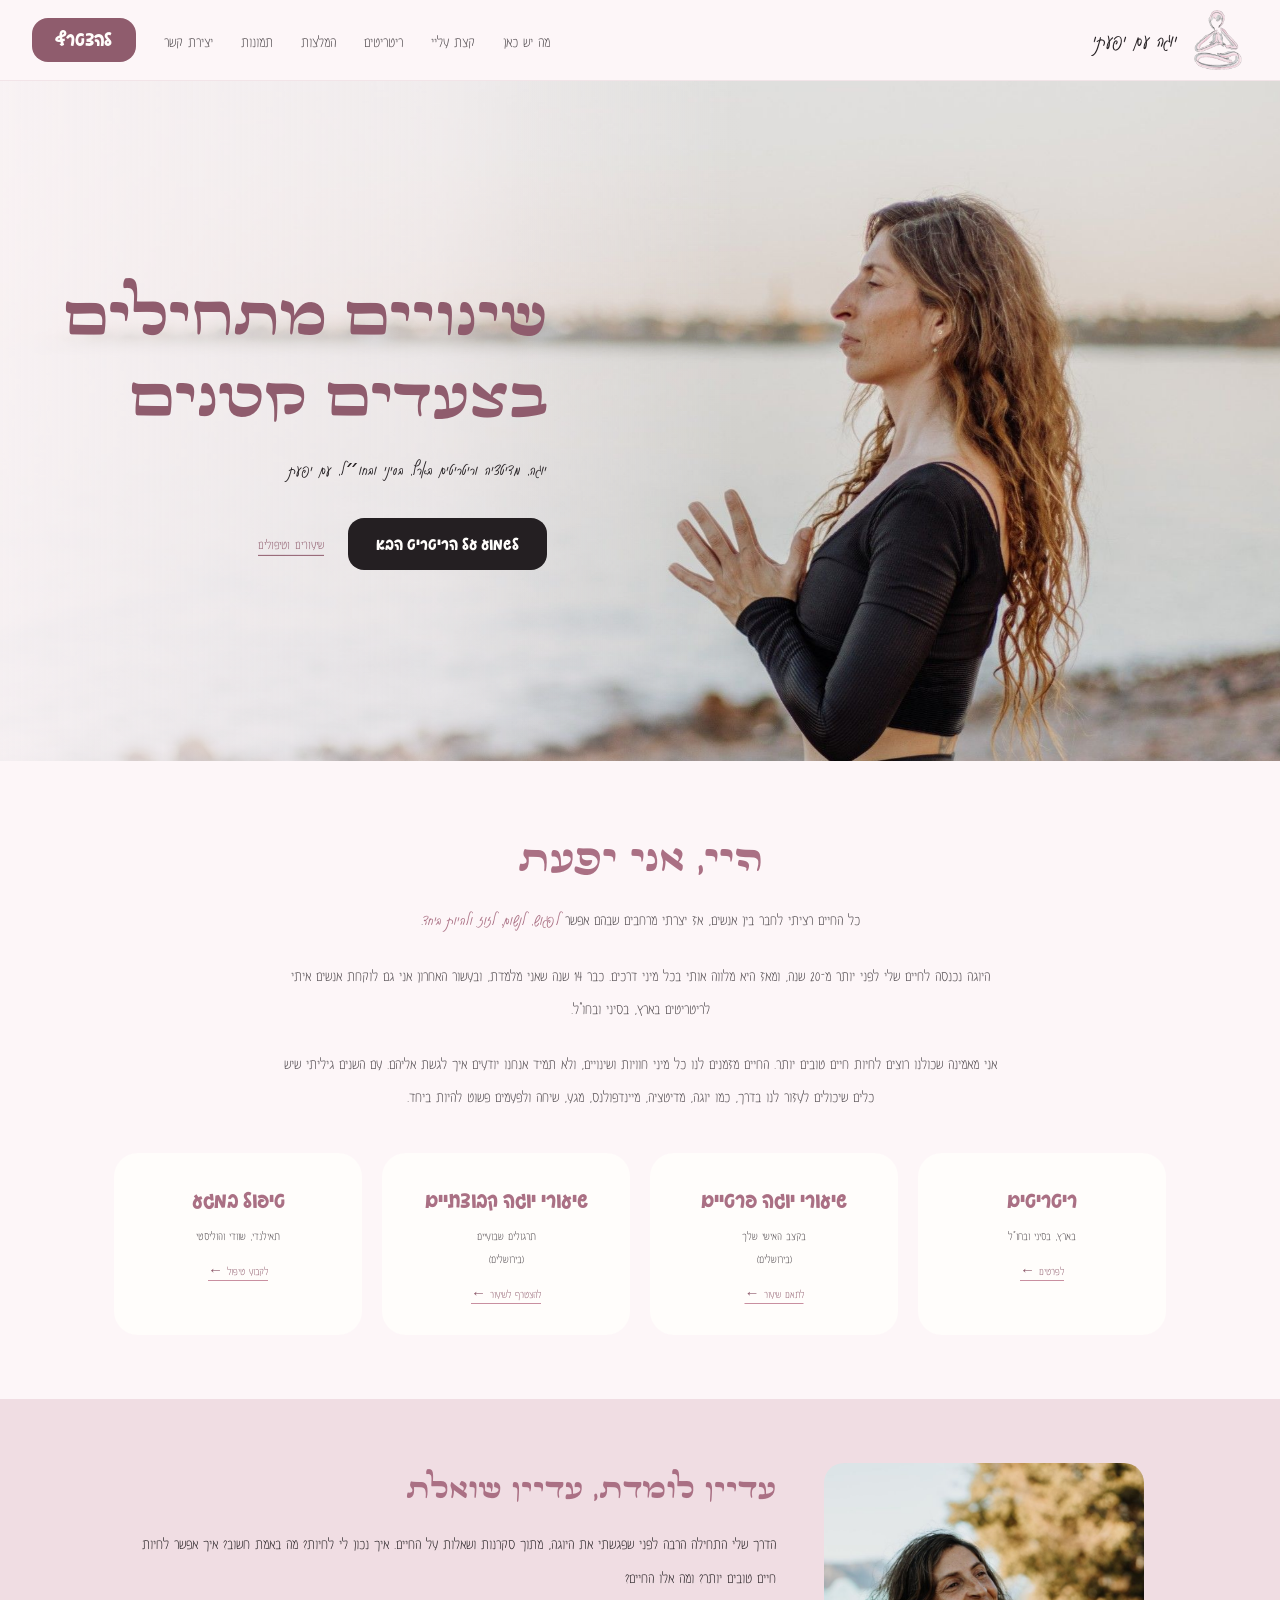
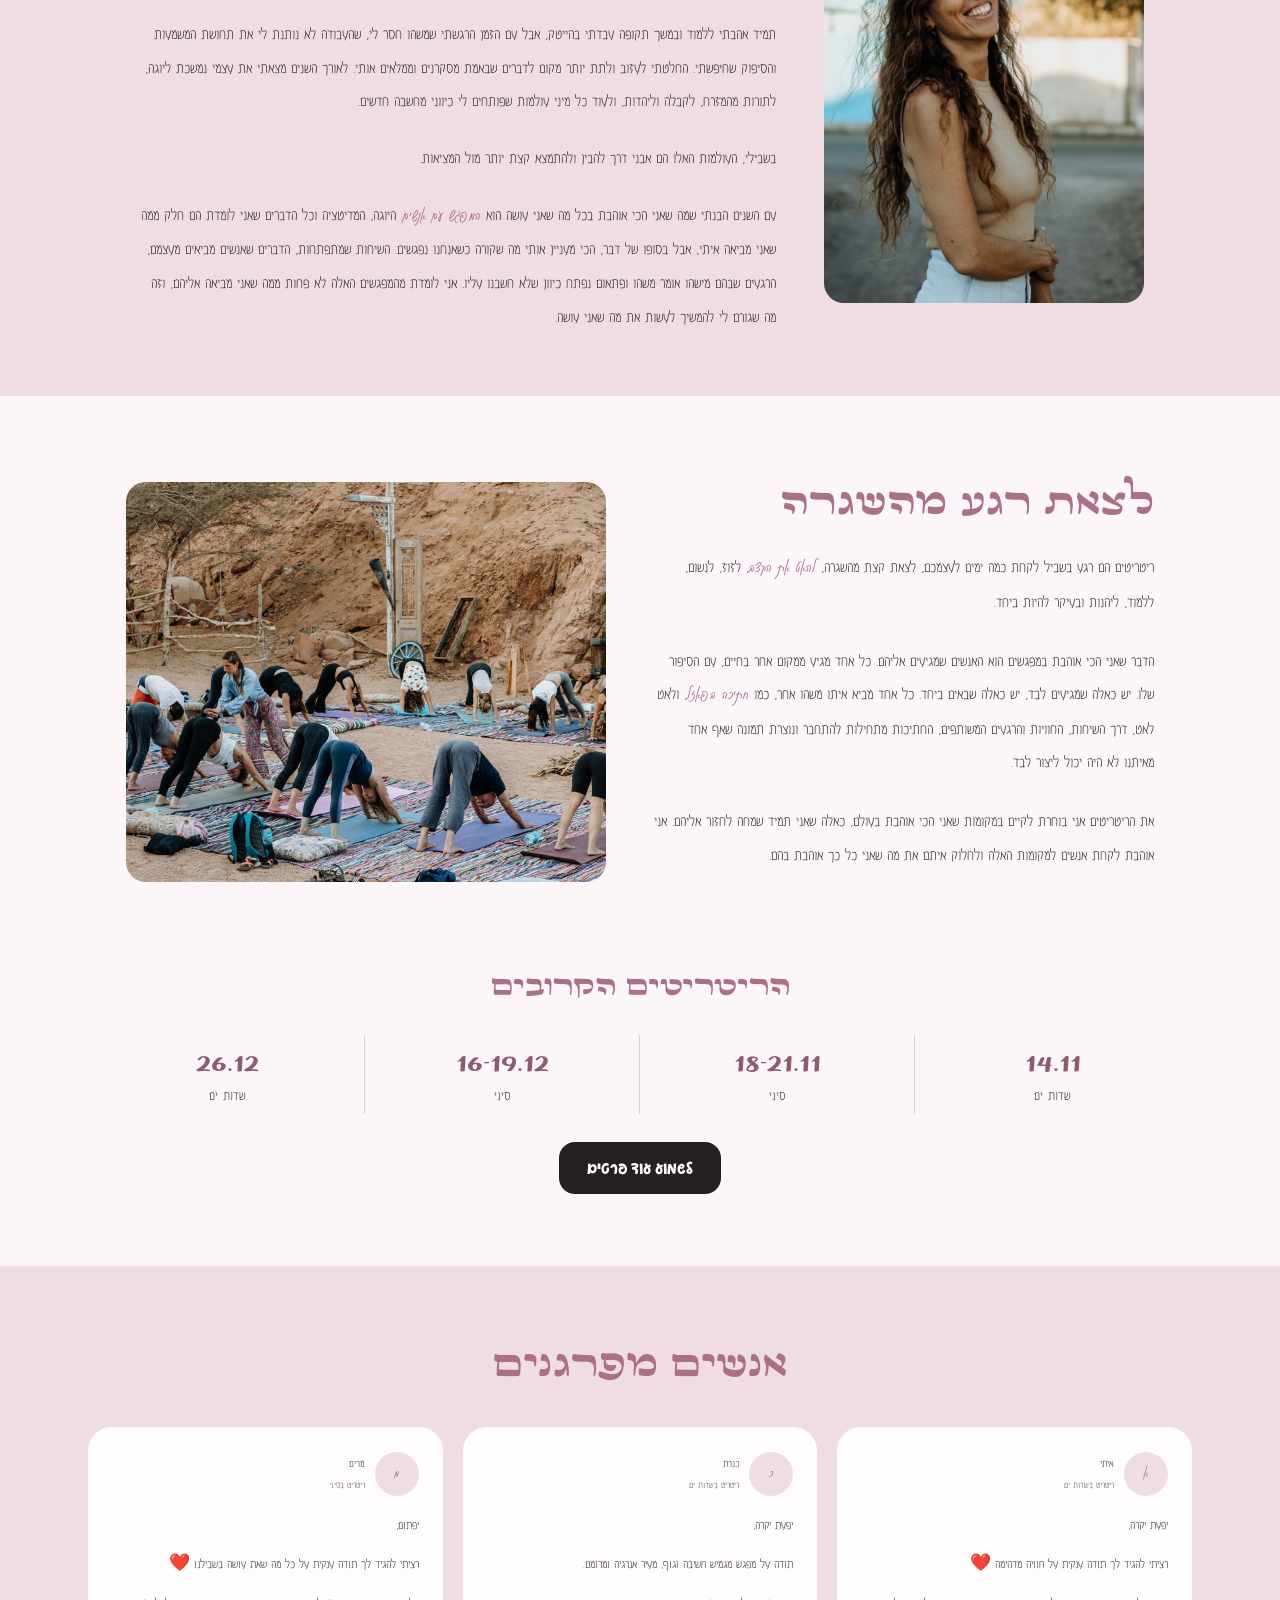
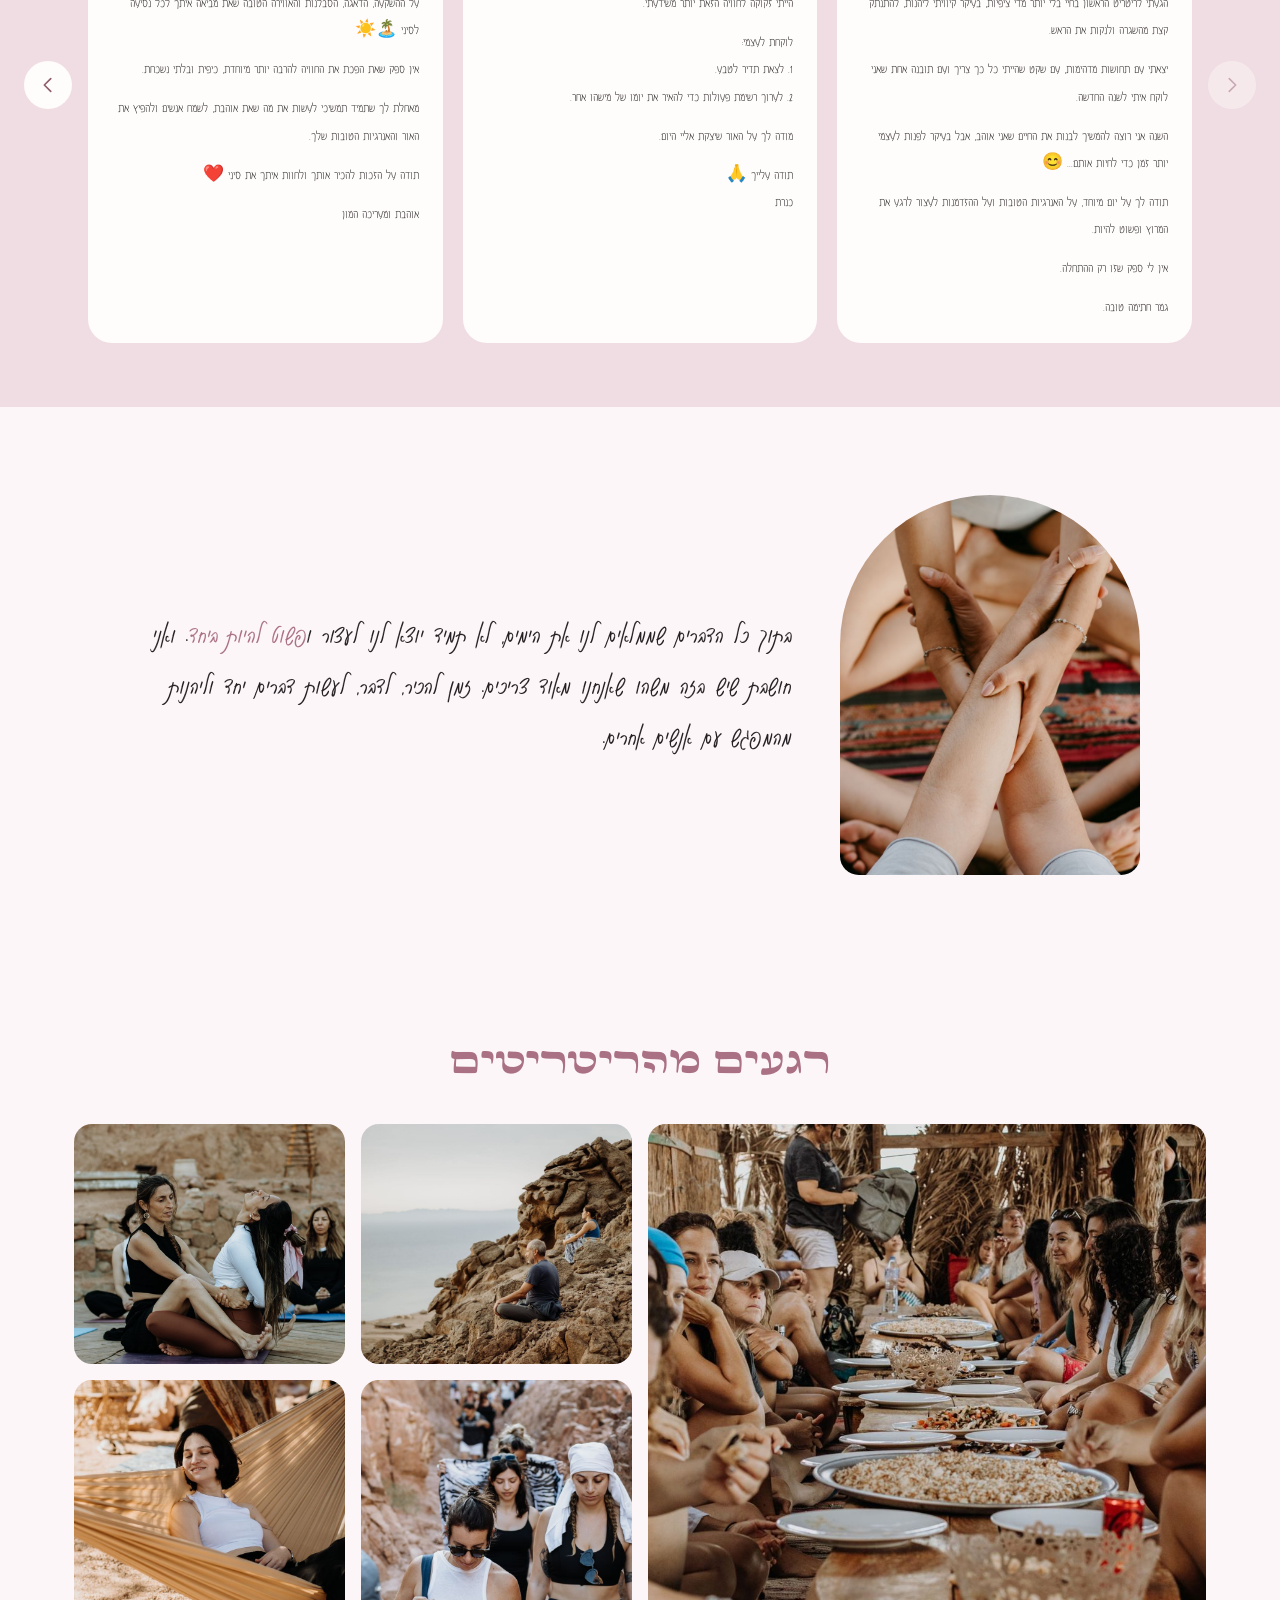
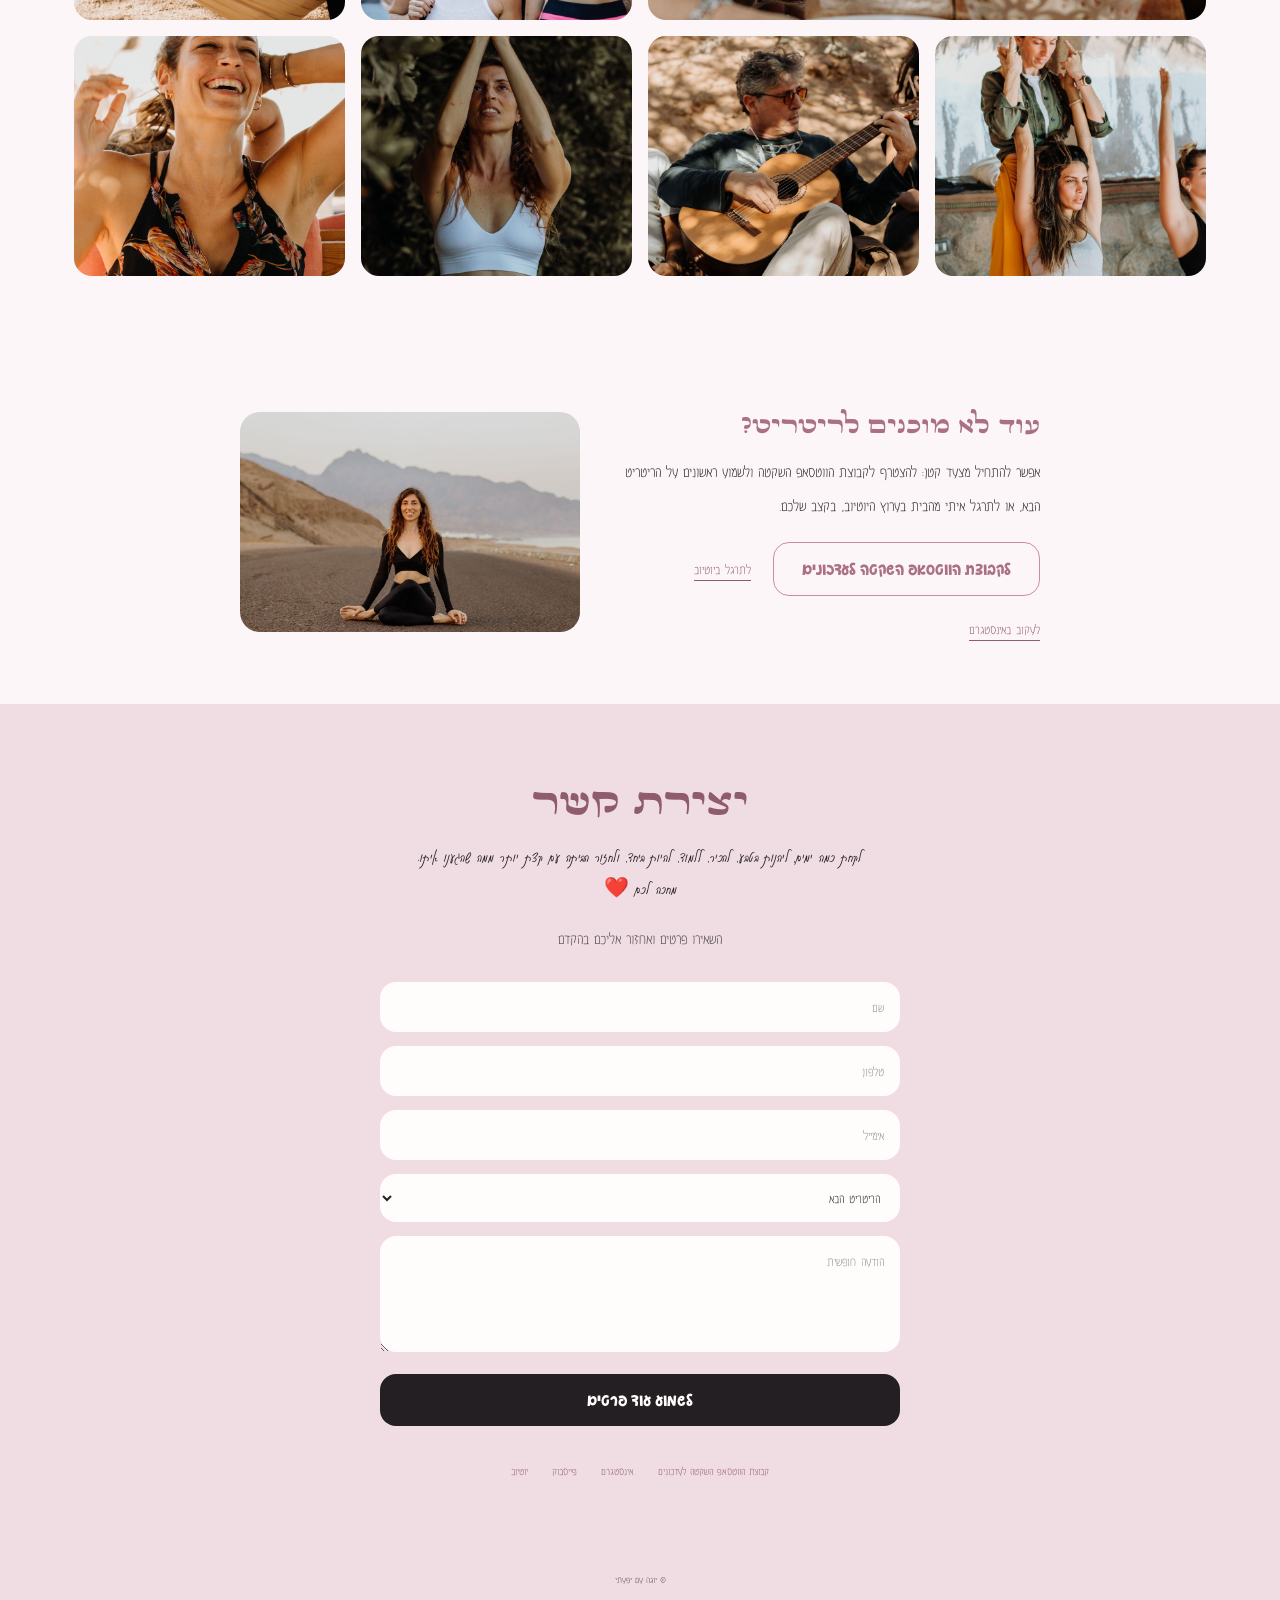
<file: index.html>
<!DOCTYPE html>
<html lang="he" dir="rtl">
<head>
<meta charset="utf-8">
<meta name="viewport" content="width=device-width, initial-scale=1">
<title>יוגה עם יפעתי | ריטריטים, שיעורי יוגה וטיפולי מגע</title>
<meta name="description" content="יפעת - מורה ליוגה כבר 14 שנה. ריטריטים בשדות ים, בסיני ובחו״ל, שיעורי יוגה פרטיים וקבוצתיים בירושלים וטיפולי מגע.">
<link rel="canonical" href="https://ifatyoga.com/">
<meta property="og:type" content="website">
<meta property="og:locale" content="he_IL">
<meta property="og:site_name" content="יוגה עם יפעתי">
<meta property="og:title" content="יוגה עם יפעתי | ריטריטים, שיעורי יוגה וטיפולי מגע">
<meta property="og:description" content="יפעת - מורה ליוגה כבר 14 שנה. ריטריטים בשדות ים, בסיני ובחו״ל, שיעורי יוגה פרטיים וקבוצתיים בירושלים וטיפולי מגע.">
<meta property="og:url" content="https://ifatyoga.com/">
<meta property="og:image" content="https://ifatyoga.com/assets/og-home.jpg">
<meta property="og:image:width" content="1200">
<meta property="og:image:height" content="630">
<meta name="twitter:card" content="summary_large_image">
<link rel="icon" href="assets/logo-full.png">
<link rel="preload" href="assets/fonts/SKFRakefet-Regular.otf" as="font" type="font/otf" crossorigin>
<link rel="preload" href="assets/images/hero-beach.jpg" as="image">
<link rel="stylesheet" href="styles.css?v=1794387832">
<script src="main.js?v=1794387832" defer></script>
</head>
<body>
<div class="page">

  <header class="nav" id="top">
    <div class="nav-inner">
      <a class="brand" href="#top">
        <img src="assets/logo-full.png" alt="לוגו יוגה עם יפעתי" width="56" height="56">
        <span>יוגה עם יפעתי</span>
      </a>
      <nav class="nav-links" aria-label="ניווט ראשי">
        <a href="#offerings">מה יש כאן</a>
        <a href="#about">קצת עליי</a>
        <a href="#retreats">ריטריטים</a>
        <a href="#testimonials">המלצות</a>
        <a href="#gallery">תמונות</a>
        <a href="#contact">יצירת קשר</a>
      </nav>
      <a class="nav-cta" href="#contact" data-service="retreat">להצטרף</a>
    </div>
  </header>

  <main>
    <section class="hero">
      <div class="hero-media" data-parallax=".25">
        <img src="assets/images/hero-beach.jpg" alt="יפעת עומדת בחוף הים, ידיה על הלב" fetchpriority="high" data-img="hero">
      </div>
      <div class="hero-shade"></div>
      <div class="hero-copy">
        <h1 data-text="hero_title">שינויים מתחילים<br>בצעדים קטנים</h1>
        <p class="hero-sub" data-text="hero_sub">יוגה, מדיטציה וריטריטים בארץ, בסיני ובחו״ל, עם יפעת</p>
        <div class="hero-actions">
          <a class="btn btn-dark" href="#retreats">לשמוע על הריטריט הבא</a>
          <a class="hero-link" href="#offerings">שיעורים וטיפולים</a>
        </div>
      </div>
    </section>

    <section id="offerings" class="offerings" data-reveal>
      <h2 class="section-title" data-text="intro_title">היי, אני יפעת</h2>
      <div class="intro" data-paras="intro">
        <p>כל החיים רציתי לחבר בין אנשים, אז יצרתי מרחבים שבהם אפשר <span class="hl">לפגוש, לנשום, לזוז ולהיות ביחד</span>.</p>
        <p>היוגה נכנסה לחיים שלי לפני יותר מ־20 שנה, ומאז היא מלווה אותי בכל מיני דרכים. כבר 14 שנה שאני מלמדת, ובעשור האחרון אני גם לוקחת אנשים איתי לריטריטים בארץ, בסיני ובחו״ל.</p>
        <p>אני מאמינה שכולנו רוצים לחיות חיים טובים יותר. החיים מזמנים לנו כל מיני חוויות ושינויים, ולא תמיד אנחנו יודעים איך לגשת אליהם. עם השנים גיליתי שיש כלים שיכולים לעזור לנו בדרך, כמו יוגה, מדיטציה, מיינדפולנס, מגע, שיחה ולפעמים פשוט להיות ביחד.</p>
      </div>
      <div class="cards">
        <a class="card hover-lift" href="#retreats"><h3>ריטריטים</h3><p>בארץ, בסיני ובחו״ל</p><span class="card-go">לפרטים ←</span></a>
        <a class="card hover-lift" href="#contact" data-service="private"><h3>שיעורי יוגה פרטיים</h3><p>בקצב האישי שלך</p><p class="card-where">(בירושלים)</p><span class="card-go">לתאם שיעור ←</span></a>
        <a class="card hover-lift" href="#contact" data-service="group"><h3>שיעורי יוגה קבוצתיים</h3><p>תרגולים שבועיים</p><p class="card-where">(בירושלים)</p><span class="card-go">להצטרף לשיעור ←</span></a>
        <a class="card hover-lift" href="#contact" data-service="touch"><h3>טיפול במגע</h3><p>תאילנדי, שוודי והוליסטי</p><span class="card-go">לקבוע טיפול ←</span></a>
      </div>
    </section>

    <section id="about" class="about band" data-reveal>
      <div class="about-inner">
        <img class="about-photo" data-img="about" src="assets/images/about-portrait.jpg" alt="יפעת מחייכת" loading="lazy" width="280" height="360">
        <div class="about-text">
          <h2 data-text="about_title">עדיין לומדת, עדיין שואלת</h2>
          <div data-paras="about">
          <p>הדרך שלי התחילה הרבה לפני שפגשתי את היוגה, מתוך סקרנות ושאלות על החיים. איך נכון לי לחיות? מה באמת חשוב? איך אפשר לחיות חיים טובים יותר? ומה אלו החיים?</p>
          <p>תמיד אהבתי ללמוד ובמשך תקופה עבדתי בהייטק, אבל עם הזמן הרגשתי שמשהו חסר לי, שהעבודה לא נותנת לי את תחושת המשמעות והסיפוק שחיפשתי. החלטתי לעזוב ולתת יותר מקום לדברים שבאמת מסקרנים וממלאים אותי. לאורך השנים מצאתי את עצמי נמשכת ליוגה, לתורות מהמזרח, לקבלה וליהדות, ולעוד כל מיני עולמות שפותחים לי כיווני מחשבה חדשים.</p>
          <p>בשבילי, העולמות האלו הם אבני דרך להבין ולהתמצא קצת יותר מול המציאות.</p>
          <p>עם השנים הבנתי שמה שאני הכי אוהבת בכל מה שאני עושה הוא <span class="hl">המפגש עם אנשים</span>. היוגה, המדיטציה וכל הדברים שאני לומדת הם חלק ממה שאני מביאה איתי, אבל בסופו של דבר, הכי מעניין אותי מה שקורה כשאנחנו נפגשים. השיחות שמתפתחות, הדברים שאנשים מביאים מעצמם, הרגעים שבהם מישהו אומר משהו ופתאום נפתח כיוון שלא חשבנו עליו. אני לומדת מהמפגשים האלה לא פחות ממה שאני מביאה אליהם, וזה מה שגורם לי להמשיך לעשות את מה שאני עושה.</p>
          </div>
        </div>
      </div>
    </section>

    <section id="retreats" class="retreats" data-reveal>
      <div class="retreats-inner">
        <div class="retreats-text">
          <h2 class="section-title" data-text="retreats_title">לצאת רגע מהשגרה</h2>
          <div data-paras="retreats">
          <p>ריטריטים הם רגע בשביל לקחת כמה ימים לעצמכם, לצאת קצת מהשגרה, <span class="hl">להאט את הקצב</span>, לזוז, לנשום, ללמוד, ליהנות ובעיקר להיות ביחד.</p>
          <p>הדבר שאני הכי אוהבת במפגשים הוא האנשים שמגיעים אליהם. כל אחד מגיע ממקום אחר בחיים, עם הסיפור שלו. יש כאלה שמגיעים לבד, יש כאלה שבאים ביחד. כל אחד מביא איתו משהו אחר, כמו <span class="hl">חתיכה בפאזל</span>, ולאט לאט, דרך השיחות, החוויות והרגעים המשותפים, החתיכות מתחילות להתחבר ונוצרת תמונה שאף אחד מאיתנו לא היה יכול ליצור לבד.</p>
          <p>את הריטריטים אני בוחרת לקיים במקומות שאני הכי אוהבת בעולם, כאלה שאני תמיד שמחה לחזור אליהם. אני אוהבת לקחת אנשים למקומות האלה ולחלוק איתם את מה שאני כל כך אוהבת בהם.</p>
          </div>
        </div>
        <img class="retreats-photo" data-img="retreats" src="assets/images/class-group.jpg" alt="קבוצה מתרגלת כלב מביט מטה על שטיחים צבעוניים במדבר, יפעת עוברת ביניהם" loading="lazy">
      </div>
      <div class="next-retreat">
        <h3>הריטריטים הקרובים</h3>
        <ul class="retreat-dates" id="retreat-dates">
          <li><a href="retreat-sdot-yam-14-11.html"><span class="rd-date" dir="ltr">14.11</span><span class="rd-place">שדות ים</span></a></li>
          <li><a href="retreat-sinai-18-21-11.html"><span class="rd-date" dir="ltr">18-21.11</span><span class="rd-place">סיני</span></a></li>
          <li><a href="retreat-sinai-16-19-12.html"><span class="rd-date" dir="ltr">16-19.12</span><span class="rd-place">סיני</span></a></li>
          <li><a href="retreat-sdot-yam-26-12.html"><span class="rd-date" dir="ltr">26.12</span><span class="rd-place">שדות ים</span></a></li>
        </ul>
        <a class="btn btn-dark" href="#contact" data-service="retreat">לשמוע עוד פרטים</a>
      </div>
    </section>

    <section id="testimonials" class="testimonials band" data-reveal>
      <h2 class="section-title">אנשים מפרגנים</h2>
      <div class="carousel">
        <button class="car-btn" id="car-prev" type="button" aria-label="להמלצה הקודמת"><svg viewBox="0 0 24 24" aria-hidden="true"><path d="M9 5l7 7-7 7"/></svg></button>
      <div class="quotes" id="quotes" tabindex="0" role="region" aria-label="המלצות">
        <figure class="quote">
          <figcaption><span class="avatar" aria-hidden="true">א</span><span><strong>איתי</strong><small>ריטריט בשדות ים</small></span></figcaption>
          <blockquote><p>יפעת יקרה,</p><p>רציתי להגיד לך תודה ענקית על חוויה מדהימה ❤️</p><p>הגעתי לריטריט הראשון בחיי בלי יותר מדי ציפיות, בעיקר קיוויתי ליהנות, להתנתק קצת מהשגרה ולנקות את הראש.</p><p>יצאתי עם תחושות מדהימות, עם שקט שהייתי כל כך צריך ועם תובנה אחת שאני לוקח איתי לשנה החדשה.</p><p>השנה אני רוצה להמשיך לבנות את החיים שאני אוהב, אבל בעיקר לפנות לעצמי יותר זמן כדי לחיות אותם... 😊</p><p>תודה לך על יום מיוחד, על האנרגיות הטובות ועל ההזדמנות לעצור לרגע את המרוץ ופשוט להיות.</p><p>אין לי ספק שזו רק ההתחלה.</p><p>גמר חתימה טובה.</p></blockquote>
        </figure>
        <figure class="quote">
          <figcaption><span class="avatar" aria-hidden="true">כ</span><span><strong>כנרת</strong><small>ריטריט בשדות ים</small></span></figcaption>
          <blockquote><p>יפעת יקרה,</p><p>תודה על מפגש מגמיש חשיבה וגוף, מעיר אנרגיה ומרומם.</p><p>הייתי זקוקה לחוויה הזאת יותר משידעתי.</p><p>לוקחת לעצמי:<br>1. לצאת תדיר לטבע.<br>2. לערוך רשימת פעולות כדי להאיר את יומו של מישהו אחר.</p><p>מודה לך על האור שיצקת אליי היום.</p><p>תודה עלייך 🙏<br>כנרת</p></blockquote>
        </figure>
        <figure class="quote">
          <figcaption><span class="avatar" aria-hidden="true">מ</span><span><strong>מרים</strong><small>ריטריט בסיני</small></span></figcaption>
          <blockquote><p>יפתום,</p><p>רציתי להגיד לך תודה ענקית על כל מה שאת עושה בשבילנו ❤️</p><p>על ההשקעה, הדאגה, הסבלנות והאווירה הטובה שאת מביאה איתך לכל נסיעה לסיני 🏝️☀️</p><p>אין ספק שאת הפכת את החוויה להרבה יותר מיוחדת, כיפית ובלתי נשכחת.</p><p>מאחלת לך שתמיד תמשיכי לעשות את מה שאת אוהבת, לשמח אנשים ולהפיץ את האור והאנרגיות הטובות שלך.</p><p>תודה על הזכות להכיר אותך ולחוות איתך את סיני ❤️</p><p>אוהבת ומעריכה המון</p></blockquote>
        </figure>
        <figure class="quote">
          <figcaption><span class="avatar" aria-hidden="true">ע</span><span><strong>עפרה</strong><small>ריטריט בסיני</small></span></figcaption>
          <blockquote><p>הי יפעת.</p><p>מכל הדברים וההסחות, לא רשמתי לך מילה מאז שעשינו את הריטריט איתך.</p><p>ורציתי להגיד לך שכל כך(!) נהניתי. הרבה מאוד בזכותך.</p><p>אז - תודה לך על השקט שלך ועל הריאות שלי שהתמלאו באוויר. על ההנחיה ועל המילים הטובות. וגם - על ההבנה המהירה וההתחשבות. ובכלל.</p><p>באמת - תודה.</p><p>מאחלת לך את כל הטוב שתרצי לעצמך בעולם כולו.</p></blockquote>
        </figure>
        <figure class="quote">
          <figcaption><span class="avatar" aria-hidden="true">♡</span><span><strong>משתתפת בריטריט</strong></span></figcaption>
          <blockquote><p>יפעת ואווו כמה שאני אכתוב זה לא יתאר את החוויה.</p><p>רציתי להגיד לך תודה ענקית על ריטריט מלא באנרגיות טובות, רגעים מיוחדים, צחוק, חוויות ואנשים מדהימים ❤️</p><p>על כל הלב והנשמה בכל פרט, ויצרת לנו כמה ימים של עצירה, נשימה, כיף והתחברות. (לא התנתקות 😉)</p><p>יצאתי מהימים האלה עם הלב מלא, עם חיוך ענק ועם תחושה שקיבלתי הרבה יותר ממה שציפיתי.</p><p>יש חוויות שפשוט נשארות איתך הרבה אחרי שהן נגמרות וזה בדיוק מה שיצרת לי ❤️</p><p>תודה על מי שאת, על מה שאת מביאה איתך ועל הזכות להיות חלק מהקסם הזה שלך.</p><p>יצאתי עם לב מלא זיכרונות. מחכה לריטריט הבא ✨❤️</p></blockquote>
        </figure>
        <figure class="quote">
          <figcaption><span class="avatar" aria-hidden="true">♡</span><span><strong>משתתף בסדנה</strong></span></figcaption>
          <blockquote><p>חברים תודה רבה לכולם, היה ממש מושלם!</p><p>מעולם לא חשבתי שאזכה במרקם אנושי כל כך מגוון, מיוחד, נטול מסיכות, מעניין ומעשיר.</p><p>ובכלל החיבור והאווירה שנוצרו בשלושה ימים בלבד.</p><p>וליפעת היקרה, זאת בהחלט זכות להשתתף בסדנאות שלך. תודה על הכל: המילים, מעגלי שיח פורים, תרגולי יוגה עוצמתיים ומעצימים ומהאנרגיות המיוחדות שלך שהפכו כל רגע למעניין ומעשיר ❤️❤️</p></blockquote>
        </figure>
      </div>
        <button class="car-btn" id="car-next" type="button" aria-label="להמלצה הבאה"><svg viewBox="0 0 24 24" aria-hidden="true"><path d="M15 5l-7 7 7 7"/></svg></button>
      </div>
    </section>

    <section class="together" data-reveal>
      <div class="together-inner">
        <img class="together-photo" data-img="together" src="assets/images/hands.jpg" alt="ידיים שלובות במעגל" loading="lazy">
        <p data-text="together">בתוך כל הדברים שממלאים לנו את הימים, לא תמיד יוצא לנו לעצור ו<span class="hl">פשוט להיות ביחד</span>. ואני חושבת שיש בזה משהו שאנחנו מאוד צריכים. זמן להכיר, לדבר, לעשות דברים יחד וליהנות מהמפגש עם אנשים אחרים.</p>
      </div>
    </section>

    <section id="gallery" class="gallery" data-reveal>
      <h2 class="section-title">רגעים מהריטריטים</h2>
      <div class="gallery-grid" id="gallery-grid">
        <img class="g-big" src="assets/images/retreat-meal.jpg" alt="ארוחה משותפת בריטריט, שולחן ארוך ונמוך" loading="lazy">
        <img src="assets/images/retreat-cliff.jpg" alt="מתרגלים יושבים על סלע מול הים בריטריט" loading="lazy">
        <img src="assets/images/touch-adjust.jpg" alt="יפעת מלווה מתרגלת בכפיפה לאחור" loading="lazy">
        <img src="assets/images/retreat-hike.jpg" alt="הליכה בקניון בריטריט" loading="lazy">
        <img src="assets/images/retreat-hammock.jpg" alt="מנוחה בערסל בין התרגולים" loading="lazy">
        <img src="assets/images/studio-adjust.jpg" alt="יפעת מכוונת ידיים מורמות של מתרגלת" loading="lazy">
        <img src="assets/images/retreat-guitar.jpg" alt="נגינה בגיטרה בצל עץ בריטריט" loading="lazy">
        <img src="assets/images/arms-leaves.jpg" alt="ידיים מורמות בין עלים" loading="lazy">
        <img src="assets/images/laugh.jpg" alt="צחוק משותף בריטריט" loading="lazy">
      </div>
    </section>

    <section class="youtube band" data-reveal>
      <div class="youtube-inner">
        <div class="youtube-text">
          <h2>עוד לא מוכנים לריטריט?</h2>
          <p>אפשר להתחיל מצעד קטן: להצטרף לקבוצת הווטסאפ השקטה ולשמוע ראשונים על הריטריט הבא, או לתרגל איתי מהבית בערוץ היוטיוב, בקצב שלכם.</p>
          <div class="youtube-actions">
            <a class="btn btn-ghost" href="https://chat.whatsapp.com/K7wKS0aRaVA459lflpOVRU" target="_blank" rel="noopener">לקבוצת הווטסאפ השקטה לעדכונים</a>
            <a class="hero-link" href="https://www.youtube.com/@ifatyoga" target="_blank" rel="noopener">לתרגל ביוטיוב</a>
            <a class="hero-link" href="https://www.instagram.com/ifatyoga" target="_blank" rel="noopener">לעקוב באינסטגרם</a>
          </div>
        </div>
        <img class="youtube-thumb" data-img="youtube" src="assets/images/youtube-seated.jpg" alt="יפעת יושבת בתנוחת יוגה מול הרים" loading="lazy">
      </div>
    </section>

    <section id="contact" class="contact" data-reveal>
      <div class="contact-inner">
        <h2 class="section-title">יצירת קשר</h2>
        <p class="contact-close" data-text="contact_close">לקחת כמה ימים, ליהנות בטבע, להכיר, ללמוד, להיות ביחד, ולחזור הביתה עם קצת יותר ממה שהגענו איתו.<br>מחכה לכם ❤️</p>
        <p class="contact-lead">השאירו פרטים ואחזור אליכם בהקדם</p>

        <div class="thanks" id="thanks" role="status" tabindex="-1" hidden>
          <p class="thanks-title">תודה!</p>
          <p data-text="thanks">קיבלתי את הפרטים ואחזור אליכם בקרוב 🙏</p>
          <p class="thanks-wa">בינתיים מוזמנים להצטרף ל<a href="https://chat.whatsapp.com/K7wKS0aRaVA459lflpOVRU" target="_blank" rel="noopener">קבוצת הווטסאפ השקטה לעדכונים</a></p>
          <button class="hero-link thanks-again" id="thanks-again" type="button">לשלוח פנייה נוספת</button>
        </div>

        <p class="form-error" id="send-error" role="alert" hidden>משהו השתבש בשליחה. אפשר לנסות שוב, או לכתוב ליפעת ישירות בווטסאפ.</p>
        <form class="form" id="contact-form">
          <div class="hp" aria-hidden="true"><label for="f-website">אתר</label><input id="f-website" name="website" type="text" tabindex="-1" autocomplete="off"></div>
          <label class="sr-only" for="f-name">שם</label>
          <input id="f-name" name="name" type="text" placeholder="שם" autocomplete="name" required>
          <label class="sr-only" for="f-phone">טלפון</label>
          <input id="f-phone" name="phone" type="tel" placeholder="טלפון" autocomplete="tel" required>
          <label class="sr-only" for="f-email">אימייל</label>
          <input id="f-email" name="email" type="email" placeholder="אימייל" autocomplete="email">
          <label class="sr-only" for="f-service">שירות</label>
          <select id="f-service" name="service">
            <option value="retreat" selected>הריטריט הבא</option>
            <option value="private">שיעור פרטי</option>
            <option value="group">שיעור קבוצתי</option>
            <option value="touch">טיפול במגע</option>
            <option value="unsure">עדיין לא בטוח/ה</option>
          </select>
          <label class="sr-only" for="f-message">הודעה</label>
          <textarea id="f-message" name="message" placeholder="הודעה חופשית" rows="4"></textarea>
          <button class="btn btn-dark btn-block" type="submit" id="f-submit">לשמוע עוד פרטים</button>
        </form>

        <div class="social">
          <a href="https://chat.whatsapp.com/K7wKS0aRaVA459lflpOVRU" target="_blank" rel="noopener">קבוצת הווטסאפ השקטה לעדכונים</a>
          <a href="https://www.instagram.com/ifatyoga" target="_blank" rel="noopener">אינסטגרם</a>
          <a href="https://www.facebook.com/share/1YJqVn4x6M" target="_blank" rel="noopener">פייסבוק</a>
          <a href="https://www.youtube.com/@ifatyoga" target="_blank" rel="noopener">יוטיוב</a>
        </div>
      </div>
    </section>
  </main>

  <footer class="footer">© יוגה עם יפעתי</footer>

  <a class="mobile-cta" href="#contact" data-service="retreat">לשמוע עוד פרטים</a>
</div>
</body>
</html>
</file>
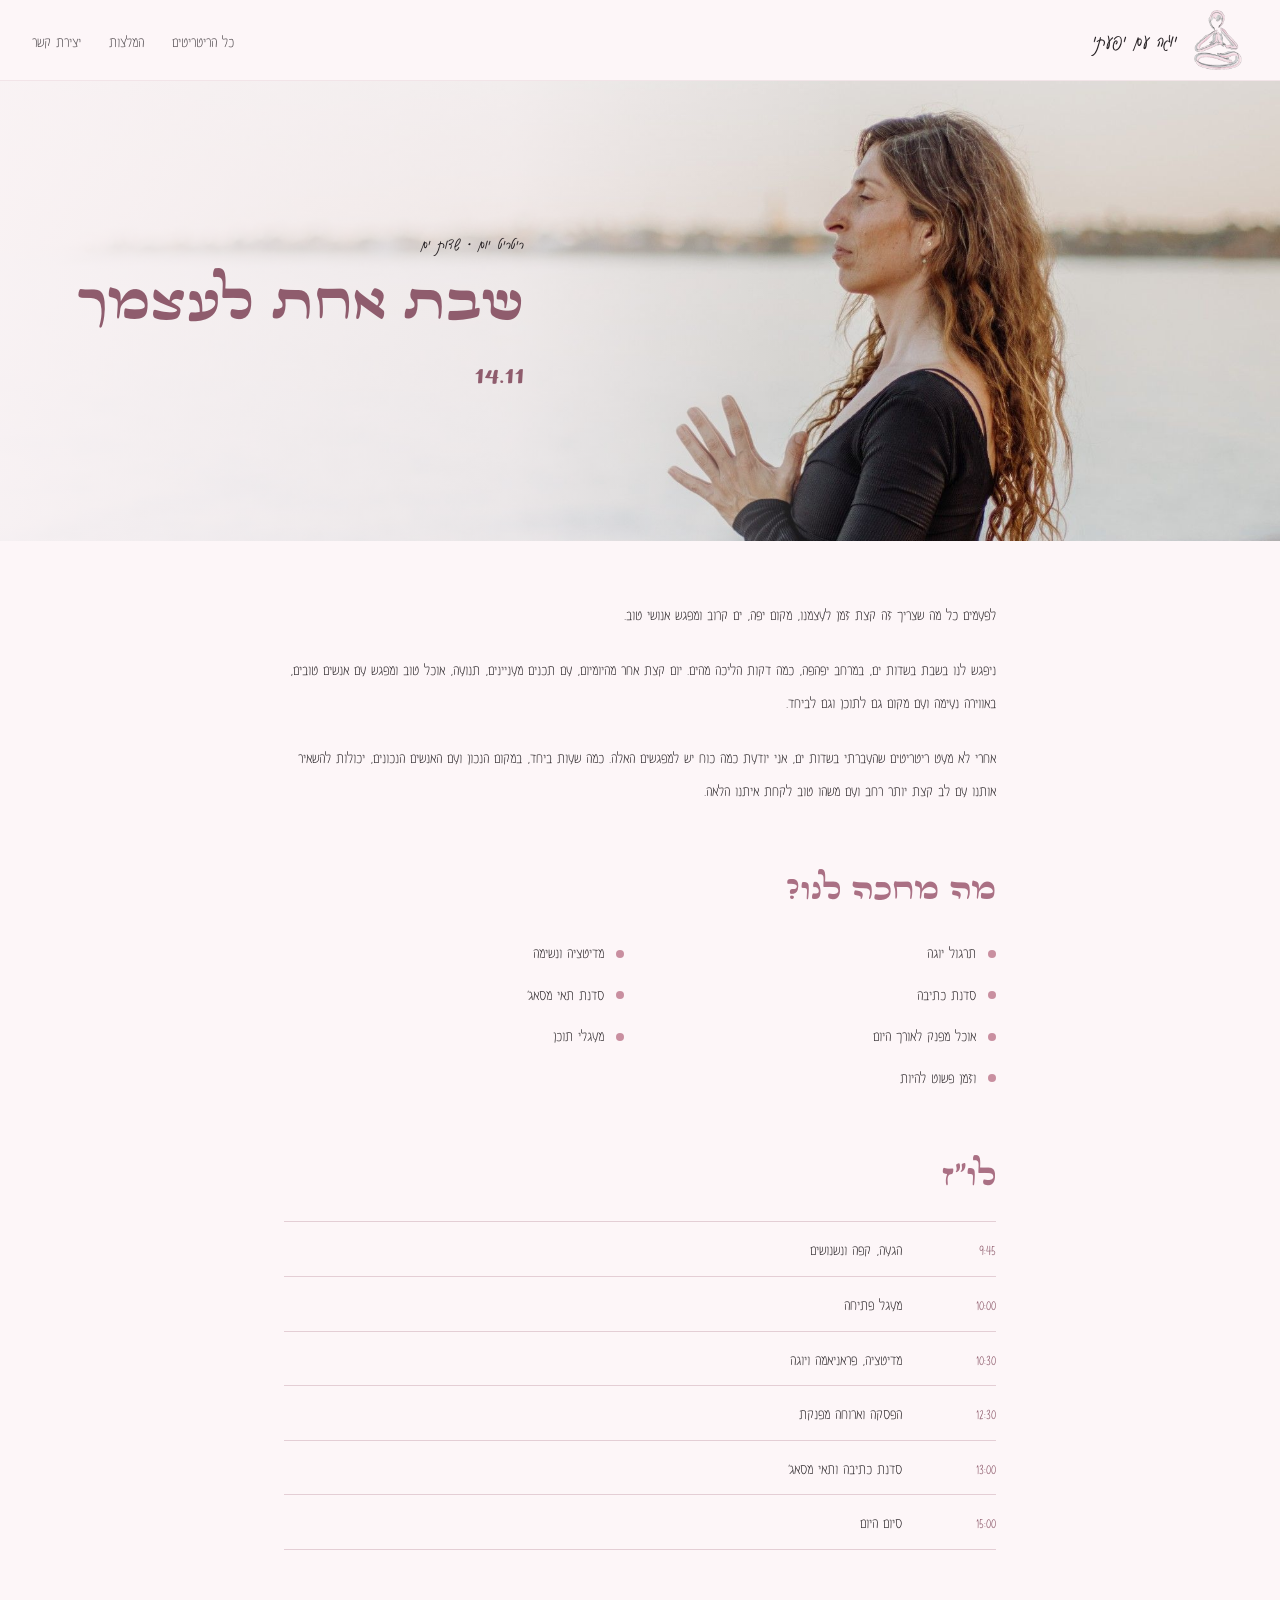
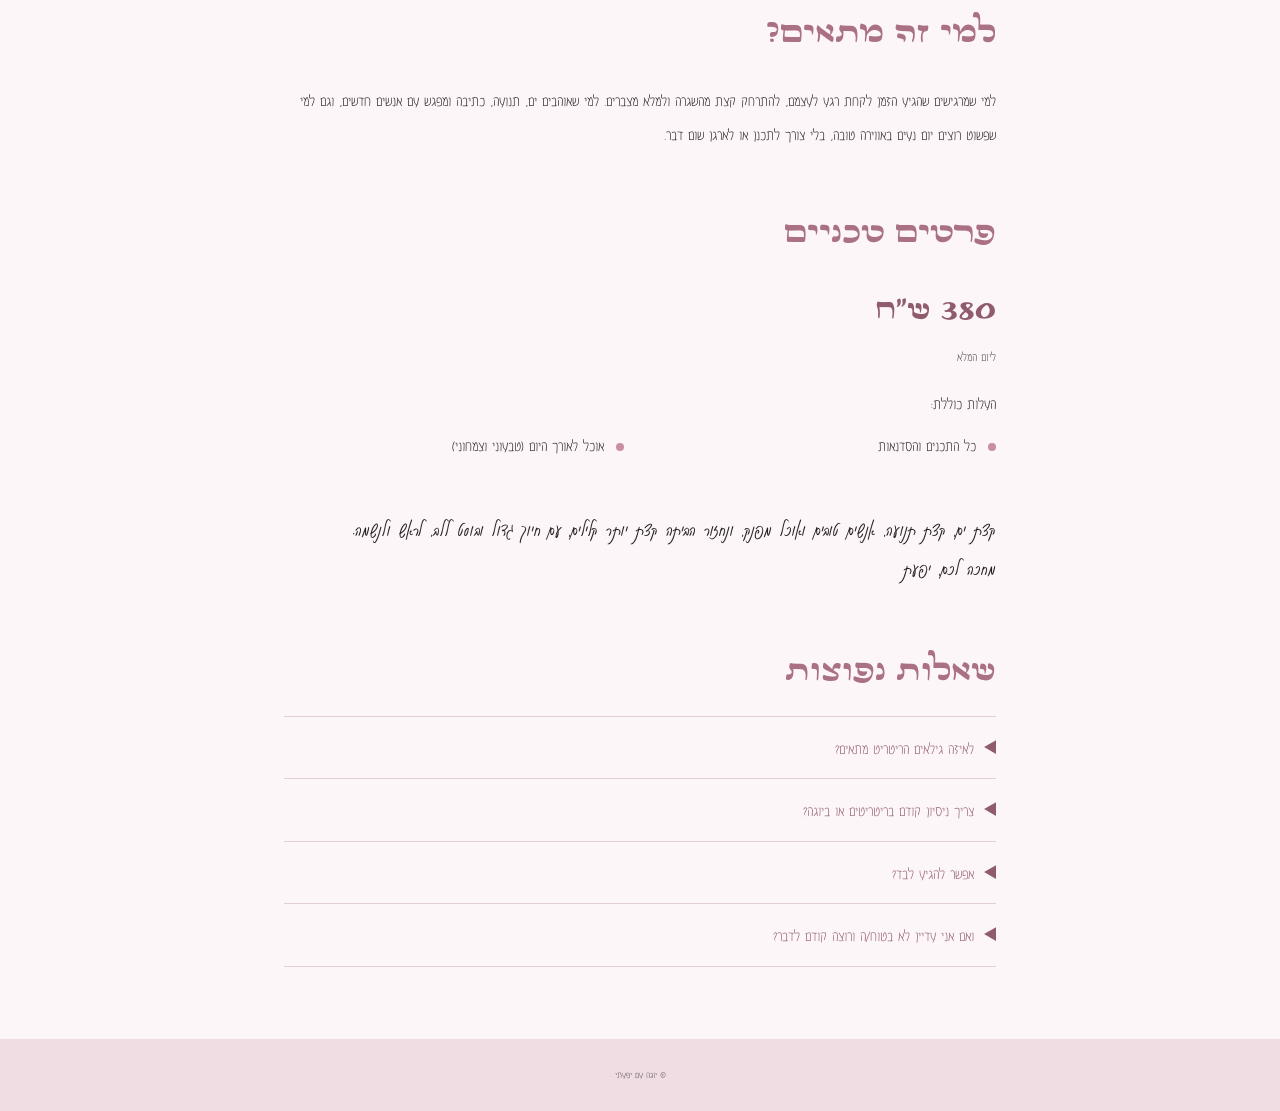
<file: retreat-sdot-yam-14-11.html>
<!DOCTYPE html>
<html lang="he" dir="rtl">
<head>
<meta charset="utf-8">
<meta name="viewport" content="width=device-width, initial-scale=1">
<title>שבת אחת לעצמך 14.11 - ריטריט יום בשדות ים | יוגה עם יפעתי</title>
<meta name="description" content="ריטריט יום בשדות ים 14.11 עם יפעת. לפעמים כל מה שצריך זה קצת זמן לעצמנו, מקום יפה, ים קרוב ומפגש אנושי טוב.">
<link rel="canonical" href="https://ifatyoga.com/retreat-sdot-yam-14-11.html">
<meta property="og:type" content="website">
<meta property="og:locale" content="he_IL">
<meta property="og:site_name" content="יוגה עם יפעתי">
<meta property="og:title" content="שבת אחת לעצמך 14.11 - ריטריט יום בשדות ים | יוגה עם יפעתי">
<meta property="og:description" content="ריטריט יום בשדות ים 14.11 עם יפעת. לפעמים כל מה שצריך זה קצת זמן לעצמנו, מקום יפה, ים קרוב ומפגש אנושי טוב.">
<meta property="og:url" content="https://ifatyoga.com/retreat-sdot-yam-14-11.html">
<meta property="og:image" content="https://ifatyoga.com/assets/og-sdot-yam.jpg">
<meta property="og:image:width" content="1200">
<meta property="og:image:height" content="630">
<meta name="twitter:card" content="summary_large_image">
<script type="application/ld+json" id="event-ld">{"@context": "https://schema.org", "@type": "Event", "name": "שבת אחת לעצמך - ריטריט יום בשדות ים", "description": "לפעמים כל מה שצריך זה קצת זמן לעצמנו, מקום יפה, ים קרוב ומפגש אנושי טוב. ניפגש לנו בשבת בשדות ים, במרחב יפהפה, כמה דקות הליכה מהים. יום קצת אחר מהיומיום, עם תכנים מעניינים, תנועה, אוכל טוב ומפגש עם אנשים טובים, באווירה נעימה ועם מקום גם לתוכן וגם לביחד. אחרי לא מעט ריטריטים שהעברתי בשדות ים, אני יוד", "startDate": "2026-11-14T09:45:00+02:00", "endDate": "2026-11-14T15:00:00+02:00", "eventStatus": "https://schema.org/EventScheduled", "eventAttendanceMode": "https://schema.org/OfflineEventAttendanceMode", "location": {"@type": "Place", "name": "שדות ים", "address": {"@type": "PostalAddress", "addressLocality": "שדות ים", "addressCountry": "IL"}}, "image": ["https://ifatyoga.com/assets/images/hero-beach.jpg"], "url": "https://ifatyoga.com/retreat-sdot-yam-14-11.html", "organizer": {"@type": "Organization", "name": "יוגה עם יפעתי", "url": "https://ifatyoga.com/"}, "performer": {"@type": "Person", "name": "יפעת"}, "offers": {"@type": "Offer", "price": 380, "priceCurrency": "ILS", "url": "https://ifatyoga.com/retreat-sdot-yam-14-11.html", "availability": "https://schema.org/InStock"}}</script>
<link rel="icon" href="assets/logo-full.png">
<link rel="stylesheet" href="styles.css?v=1794387832">
<script src="main.js?v=1794387832" defer></script>
</head>
<body data-retreat="sdot-yam-14-11">
<div class="page">
  <header class="nav" id="top">
    <div class="nav-inner">
      <a class="brand" href="index.html">
        <img src="assets/logo-full.png" alt="לוגו יוגה עם יפעתי" width="60" height="60">
        <span>יוגה עם יפעתי</span>
      </a>
      <nav class="nav-links" aria-label="ניווט ראשי">
        <a href="index.html#retreats">כל הריטריטים</a>
        <a href="index.html#testimonials">המלצות</a>
        <a href="index.html#contact">יצירת קשר</a>
      </nav>
    </div>
  </header>

  <main>
    <section class="rp-hero">
      <img src="assets/images/hero-beach.jpg" alt="יפעת עומדת בחוף הים, ידיה על הלב" style="object-position:72% 20%">
      <div class="rp-hero-copy">
        <p class="rp-kind">ריטריט יום · שדות ים</p>
        <h1>שבת אחת לעצמך</h1>
        <div class="rp-dates"><span class="rp-date" dir="ltr">14.11</span></div>
      </div>
    </section>

    <div class="rp-body">
      <section class="rp-lead"><p>לפעמים כל מה שצריך זה קצת זמן לעצמנו, מקום יפה, ים קרוב ומפגש אנושי טוב.</p><p>ניפגש לנו בשבת בשדות ים, במרחב יפהפה, כמה דקות הליכה מהים. יום קצת אחר מהיומיום, עם תכנים מעניינים, תנועה, אוכל טוב ומפגש עם אנשים טובים, באווירה נעימה ועם מקום גם לתוכן וגם לביחד.</p><p>אחרי לא מעט ריטריטים שהעברתי בשדות ים, אני יודעת כמה כוח יש למפגשים האלה. כמה שעות ביחד, במקום הנכון ועם האנשים הנכונים, יכולות להשאיר אותנו עם לב קצת יותר רחב ועם משהו טוב לקחת איתנו הלאה.</p></section>

      <section class="rp-block">
        <h2 class="rp-h">מה מחכה לנו?</h2>
        <ul class="rp-list"><li>תרגול יוגה</li><li>מדיטציה ונשימה</li><li>סדנת כתיבה</li><li>סדנת תאי מסאג׳</li><li>אוכל מפנק לאורך היום</li><li>מעגלי תוכן</li><li>וזמן פשוט להיות</li></ul>
      </section>

      <section class="rp-block"><h2 class="rp-h">לו״ז</h2><ul class="rp-schedule"><li><span dir="ltr">9:45</span><span>הגעה, קפה ונשנושים</span></li><li><span dir="ltr">10:00</span><span>מעגל פתיחה</span></li><li><span dir="ltr">10:30</span><span>מדיטציה, פראניאמה ויוגה</span></li><li><span dir="ltr">12:30</span><span>הפסקה וארוחה מפנקת</span></li><li><span dir="ltr">13:00</span><span>סדנת כתיבה ותאי מסאג׳</span></li><li><span dir="ltr">15:00</span><span>סיום היום</span></li></ul></section>
      <section class="rp-block"><h2 class="rp-h">למי זה מתאים?</h2><p>למי שמרגישים שהגיע הזמן לקחת רגע לעצמם, להתרחק קצת מהשגרה ולמלא מצברים. למי שאוהבים ים, תנועה, כתיבה ומפגש עם אנשים חדשים, וגם למי שפשוט רוצים יום נעים באווירה טובה, בלי צורך לתכנן או לארגן שום דבר.</p></section>

      <section class="rp-block rp-price">
        <h2 class="rp-h">פרטים טכניים</h2>
        <p class="rp-amount">380 ש״ח <span>ליום המלא</span></p>
        <p class="rp-inc-title">העלות כוללת:</p>
        <ul class="rp-list"><li>כל התכנים והסדנאות</li><li>אוכל לאורך היום (טבעוני וצמחוני)</li></ul>
      </section>

      <p class="rp-closing">קצת ים, קצת תנועה, אנשים טובים ואוכל מפנק, ונחזור הביתה קצת יותר קלילים, עם חיוך גדול ובוסט ללב, לראש ולנשמה.<br>מחכה לכם, יפעת</p>

      <section class="rp-block rp-faq">
        <h2 class="rp-h">שאלות נפוצות</h2>
        <details><summary>לאיזה גילאים הריטריט מתאים?</summary><p>ברוב הקבוצות שלי הגילאים נעים סביב 20-60 ותמיד יש גם כאלה שקצת מעל או קצת מתחת. ודווקא השוני הזה בין האנשים הוא חלק ממה שהופך את הריטריט לכל כך מיוחד. בסוף מגלים שהגיל הוא ממש לא מה שחשוב - החיבור פשוט קורה.</p></details><details><summary>צריך ניסיון קודם בריטריטים או ביוגה?</summary><p>לא. לא צריך ניסיון מיוחד ולא צריך להגיע עם שום ידע מוקדם. רק רצון לבוא, ליהנות ולתת שבת לעצמכם ❤️</p></details><details><summary>אפשר להגיע לבד?</summary><p>ברור! ואפילו רוב המשתתפים מגיעים לבד. לאורך השנים חלק גדול מהנרשמים מגיעים בלי להכיר אף אחד, ובמהלך הריטריט נוצרת קבוצה מאוד מהר. אז אם בא לכם לבוא - אל תחכו שמישהו יצטרף אליכם.</p></details><details><summary>ואם אני עדיין לא בטוח/ה ורוצה קודם לדבר?</summary><p>אין בעיה. כתבו לי כאן בווטסאפ ונדבר.</p></details>
      </section>
    </div>
  </main>

  <footer class="footer">© יוגה עם יפעתי</footer>
</div>
</body>
</html>
</file>
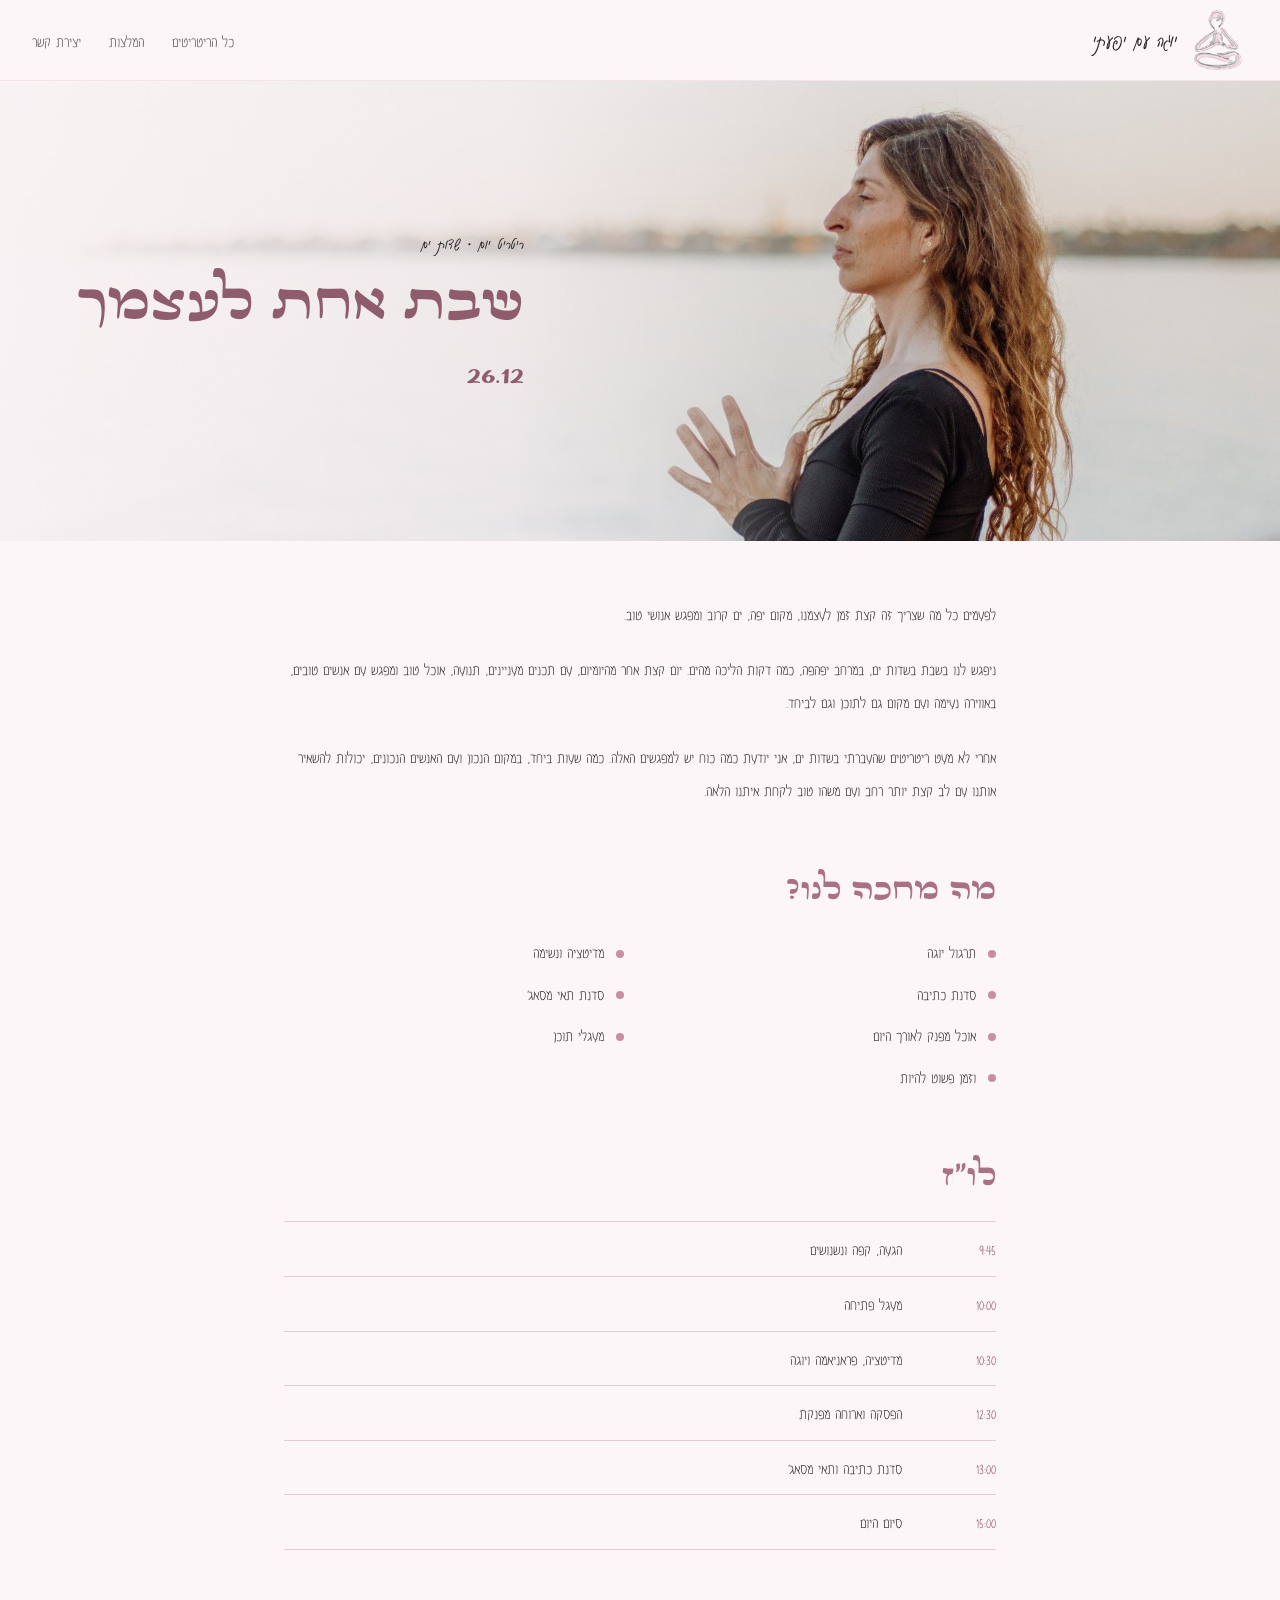
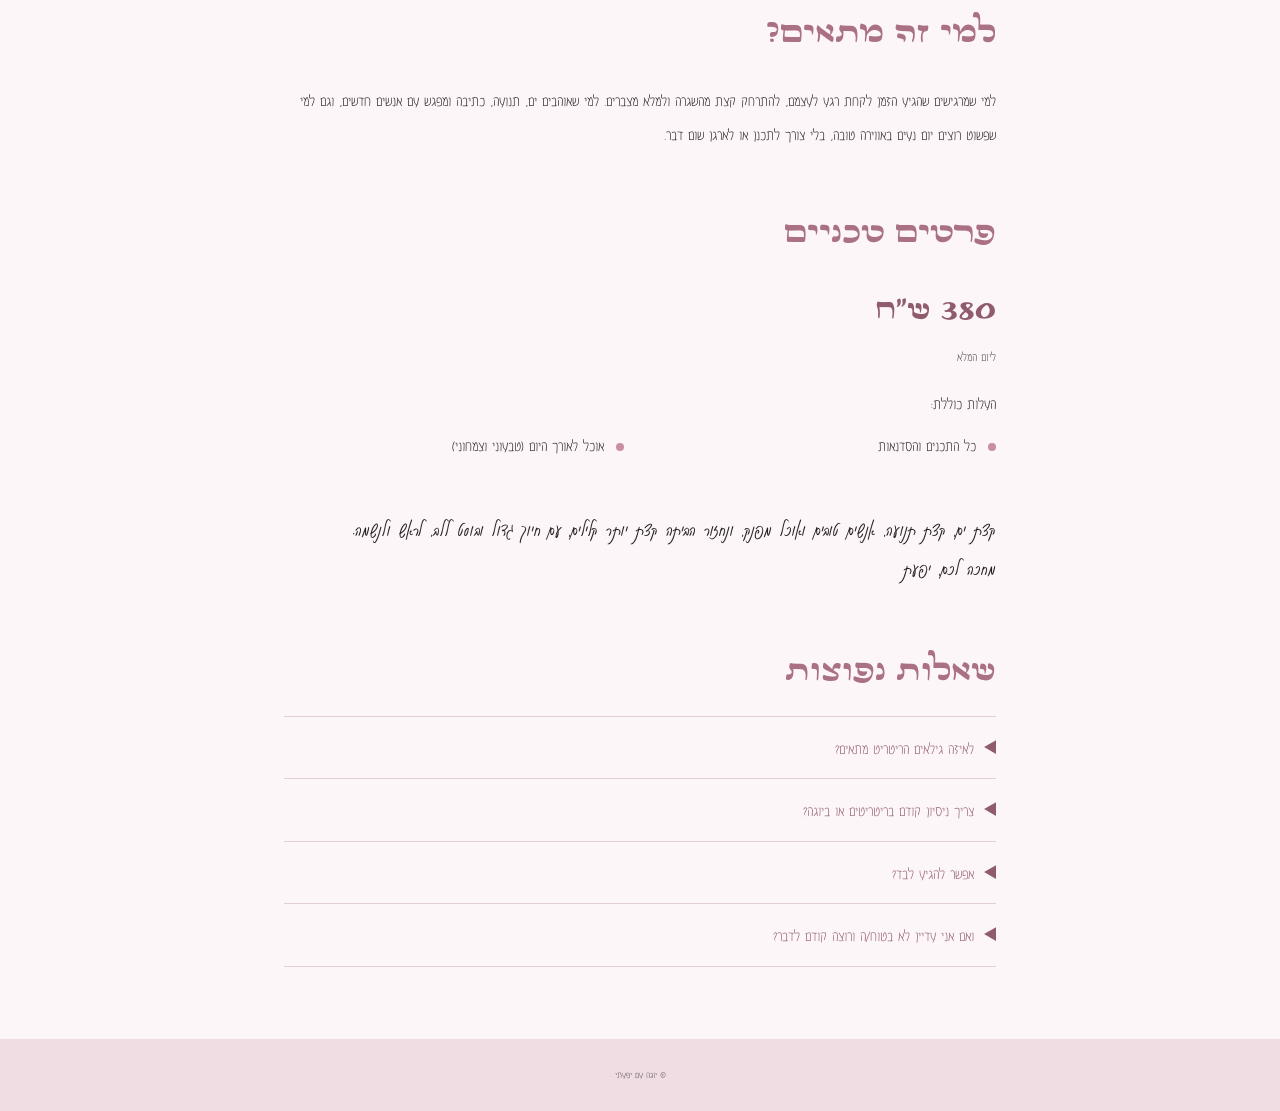
<file: retreat-sdot-yam-26-12.html>
<!DOCTYPE html>
<html lang="he" dir="rtl">
<head>
<meta charset="utf-8">
<meta name="viewport" content="width=device-width, initial-scale=1">
<title>שבת אחת לעצמך 26.12 - ריטריט יום בשדות ים | יוגה עם יפעתי</title>
<meta name="description" content="ריטריט יום בשדות ים 26.12 עם יפעת. לפעמים כל מה שצריך זה קצת זמן לעצמנו, מקום יפה, ים קרוב ומפגש אנושי טוב.">
<link rel="canonical" href="https://ifatyoga.com/retreat-sdot-yam-26-12.html">
<meta property="og:type" content="website">
<meta property="og:locale" content="he_IL">
<meta property="og:site_name" content="יוגה עם יפעתי">
<meta property="og:title" content="שבת אחת לעצמך 26.12 - ריטריט יום בשדות ים | יוגה עם יפעתי">
<meta property="og:description" content="ריטריט יום בשדות ים 26.12 עם יפעת. לפעמים כל מה שצריך זה קצת זמן לעצמנו, מקום יפה, ים קרוב ומפגש אנושי טוב.">
<meta property="og:url" content="https://ifatyoga.com/retreat-sdot-yam-26-12.html">
<meta property="og:image" content="https://ifatyoga.com/assets/og-sdot-yam.jpg">
<meta property="og:image:width" content="1200">
<meta property="og:image:height" content="630">
<meta name="twitter:card" content="summary_large_image">
<script type="application/ld+json" id="event-ld">{"@context": "https://schema.org", "@type": "Event", "name": "שבת אחת לעצמך - ריטריט יום בשדות ים", "description": "לפעמים כל מה שצריך זה קצת זמן לעצמנו, מקום יפה, ים קרוב ומפגש אנושי טוב. ניפגש לנו בשבת בשדות ים, במרחב יפהפה, כמה דקות הליכה מהים. יום קצת אחר מהיומיום, עם תכנים מעניינים, תנועה, אוכל טוב ומפגש עם אנשים טובים, באווירה נעימה ועם מקום גם לתוכן וגם לביחד. אחרי לא מעט ריטריטים שהעברתי בשדות ים, אני יוד", "startDate": "2026-12-26T09:45:00+02:00", "endDate": "2026-12-26T15:00:00+02:00", "eventStatus": "https://schema.org/EventScheduled", "eventAttendanceMode": "https://schema.org/OfflineEventAttendanceMode", "location": {"@type": "Place", "name": "שדות ים", "address": {"@type": "PostalAddress", "addressLocality": "שדות ים", "addressCountry": "IL"}}, "image": ["https://ifatyoga.com/assets/images/hero-beach.jpg"], "url": "https://ifatyoga.com/retreat-sdot-yam-26-12.html", "organizer": {"@type": "Organization", "name": "יוגה עם יפעתי", "url": "https://ifatyoga.com/"}, "performer": {"@type": "Person", "name": "יפעת"}, "offers": {"@type": "Offer", "price": 380, "priceCurrency": "ILS", "url": "https://ifatyoga.com/retreat-sdot-yam-26-12.html", "availability": "https://schema.org/InStock"}}</script>
<link rel="icon" href="assets/logo-full.png">
<link rel="stylesheet" href="styles.css?v=1794387832">
<script src="main.js?v=1794387832" defer></script>
</head>
<body data-retreat="sdot-yam-26-12">
<div class="page">
  <header class="nav" id="top">
    <div class="nav-inner">
      <a class="brand" href="index.html">
        <img src="assets/logo-full.png" alt="לוגו יוגה עם יפעתי" width="60" height="60">
        <span>יוגה עם יפעתי</span>
      </a>
      <nav class="nav-links" aria-label="ניווט ראשי">
        <a href="index.html#retreats">כל הריטריטים</a>
        <a href="index.html#testimonials">המלצות</a>
        <a href="index.html#contact">יצירת קשר</a>
      </nav>
    </div>
  </header>

  <main>
    <section class="rp-hero">
      <img src="assets/images/hero-beach.jpg" alt="יפעת עומדת בחוף הים, ידיה על הלב" style="object-position:72% 20%">
      <div class="rp-hero-copy">
        <p class="rp-kind">ריטריט יום · שדות ים</p>
        <h1>שבת אחת לעצמך</h1>
        <div class="rp-dates"><span class="rp-date" dir="ltr">26.12</span></div>
      </div>
    </section>

    <div class="rp-body">
      <section class="rp-lead"><p>לפעמים כל מה שצריך זה קצת זמן לעצמנו, מקום יפה, ים קרוב ומפגש אנושי טוב.</p><p>ניפגש לנו בשבת בשדות ים, במרחב יפהפה, כמה דקות הליכה מהים. יום קצת אחר מהיומיום, עם תכנים מעניינים, תנועה, אוכל טוב ומפגש עם אנשים טובים, באווירה נעימה ועם מקום גם לתוכן וגם לביחד.</p><p>אחרי לא מעט ריטריטים שהעברתי בשדות ים, אני יודעת כמה כוח יש למפגשים האלה. כמה שעות ביחד, במקום הנכון ועם האנשים הנכונים, יכולות להשאיר אותנו עם לב קצת יותר רחב ועם משהו טוב לקחת איתנו הלאה.</p></section>

      <section class="rp-block">
        <h2 class="rp-h">מה מחכה לנו?</h2>
        <ul class="rp-list"><li>תרגול יוגה</li><li>מדיטציה ונשימה</li><li>סדנת כתיבה</li><li>סדנת תאי מסאג׳</li><li>אוכל מפנק לאורך היום</li><li>מעגלי תוכן</li><li>וזמן פשוט להיות</li></ul>
      </section>

      <section class="rp-block"><h2 class="rp-h">לו״ז</h2><ul class="rp-schedule"><li><span dir="ltr">9:45</span><span>הגעה, קפה ונשנושים</span></li><li><span dir="ltr">10:00</span><span>מעגל פתיחה</span></li><li><span dir="ltr">10:30</span><span>מדיטציה, פראניאמה ויוגה</span></li><li><span dir="ltr">12:30</span><span>הפסקה וארוחה מפנקת</span></li><li><span dir="ltr">13:00</span><span>סדנת כתיבה ותאי מסאג׳</span></li><li><span dir="ltr">15:00</span><span>סיום היום</span></li></ul></section>
      <section class="rp-block"><h2 class="rp-h">למי זה מתאים?</h2><p>למי שמרגישים שהגיע הזמן לקחת רגע לעצמם, להתרחק קצת מהשגרה ולמלא מצברים. למי שאוהבים ים, תנועה, כתיבה ומפגש עם אנשים חדשים, וגם למי שפשוט רוצים יום נעים באווירה טובה, בלי צורך לתכנן או לארגן שום דבר.</p></section>

      <section class="rp-block rp-price">
        <h2 class="rp-h">פרטים טכניים</h2>
        <p class="rp-amount">380 ש״ח <span>ליום המלא</span></p>
        <p class="rp-inc-title">העלות כוללת:</p>
        <ul class="rp-list"><li>כל התכנים והסדנאות</li><li>אוכל לאורך היום (טבעוני וצמחוני)</li></ul>
      </section>

      <p class="rp-closing">קצת ים, קצת תנועה, אנשים טובים ואוכל מפנק, ונחזור הביתה קצת יותר קלילים, עם חיוך גדול ובוסט ללב, לראש ולנשמה.<br>מחכה לכם, יפעת</p>

      <section class="rp-block rp-faq">
        <h2 class="rp-h">שאלות נפוצות</h2>
        <details><summary>לאיזה גילאים הריטריט מתאים?</summary><p>ברוב הקבוצות שלי הגילאים נעים סביב 20-60 ותמיד יש גם כאלה שקצת מעל או קצת מתחת. ודווקא השוני הזה בין האנשים הוא חלק ממה שהופך את הריטריט לכל כך מיוחד. בסוף מגלים שהגיל הוא ממש לא מה שחשוב - החיבור פשוט קורה.</p></details><details><summary>צריך ניסיון קודם בריטריטים או ביוגה?</summary><p>לא. לא צריך ניסיון מיוחד ולא צריך להגיע עם שום ידע מוקדם. רק רצון לבוא, ליהנות ולתת שבת לעצמכם ❤️</p></details><details><summary>אפשר להגיע לבד?</summary><p>ברור! ואפילו רוב המשתתפים מגיעים לבד. לאורך השנים חלק גדול מהנרשמים מגיעים בלי להכיר אף אחד, ובמהלך הריטריט נוצרת קבוצה מאוד מהר. אז אם בא לכם לבוא - אל תחכו שמישהו יצטרף אליכם.</p></details><details><summary>ואם אני עדיין לא בטוח/ה ורוצה קודם לדבר?</summary><p>אין בעיה. כתבו לי כאן בווטסאפ ונדבר.</p></details>
      </section>
    </div>
  </main>

  <footer class="footer">© יוגה עם יפעתי</footer>
</div>
</body>
</html>
</file>
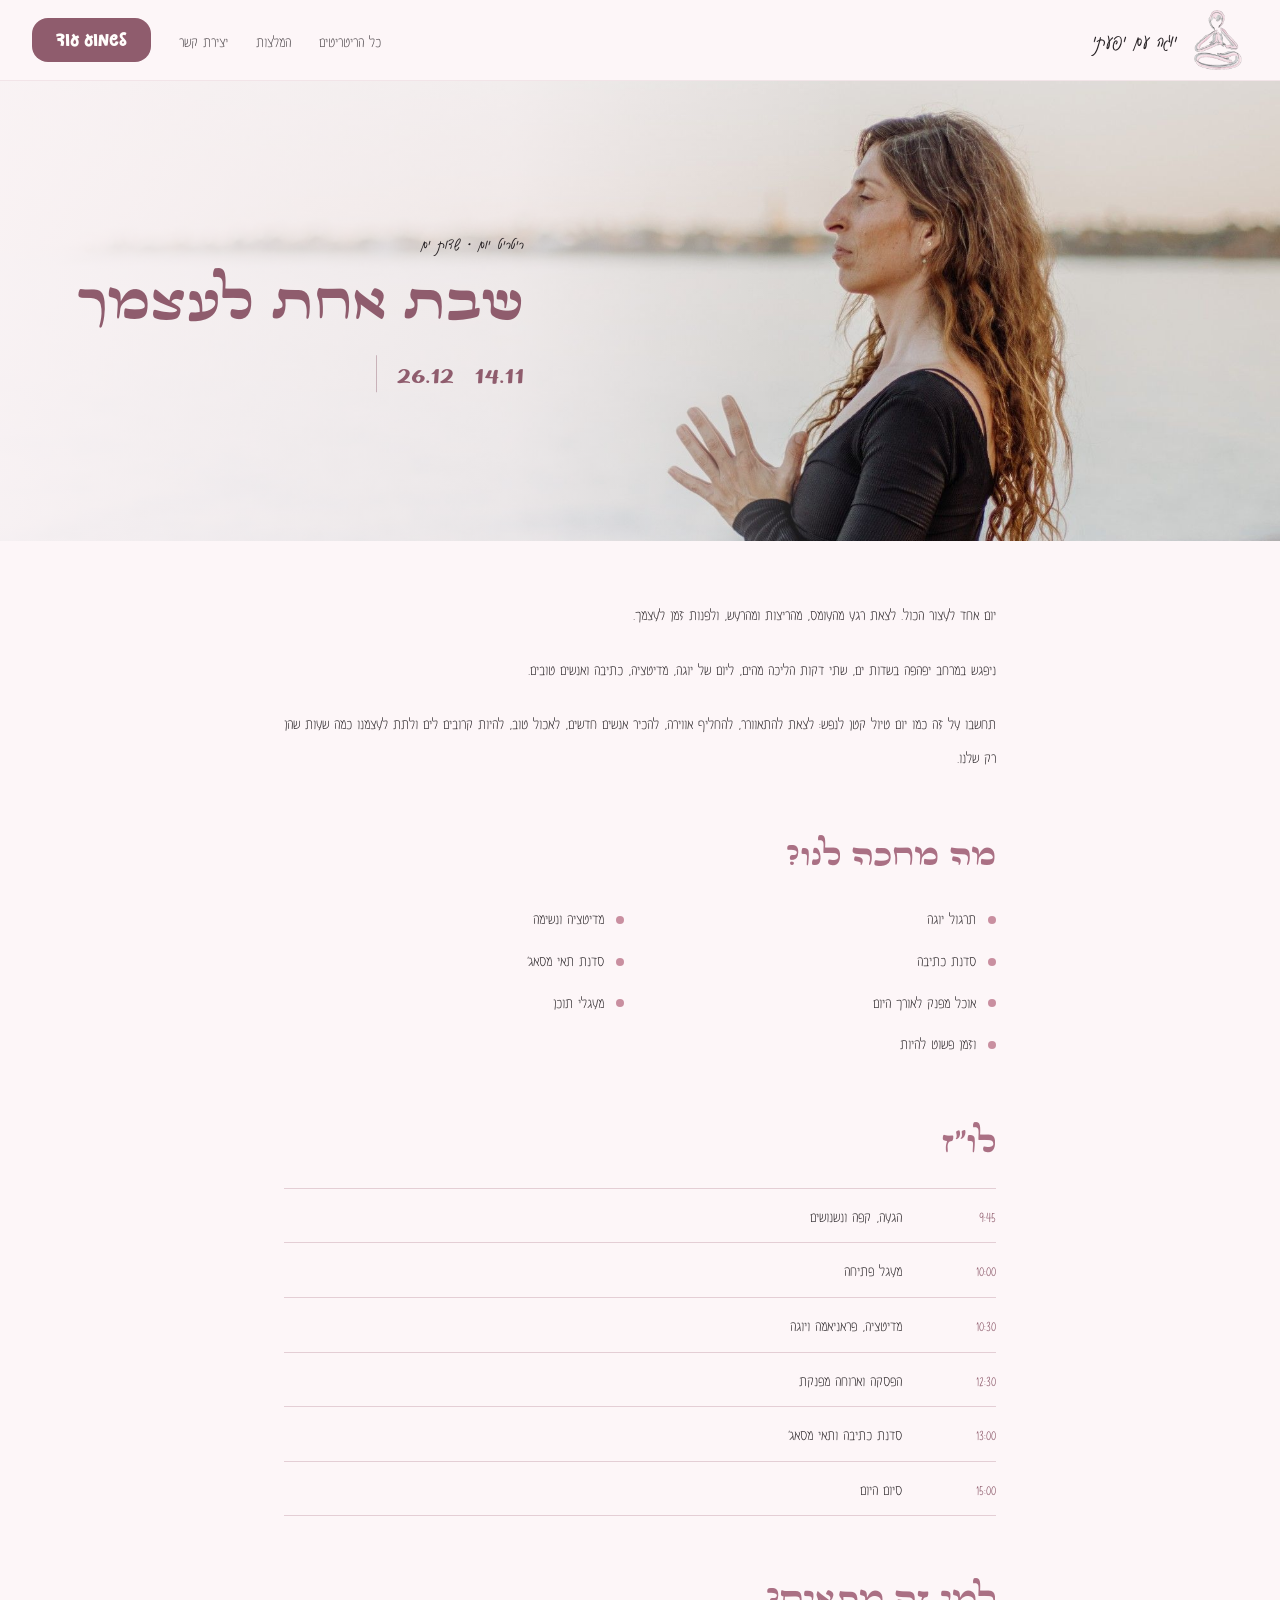
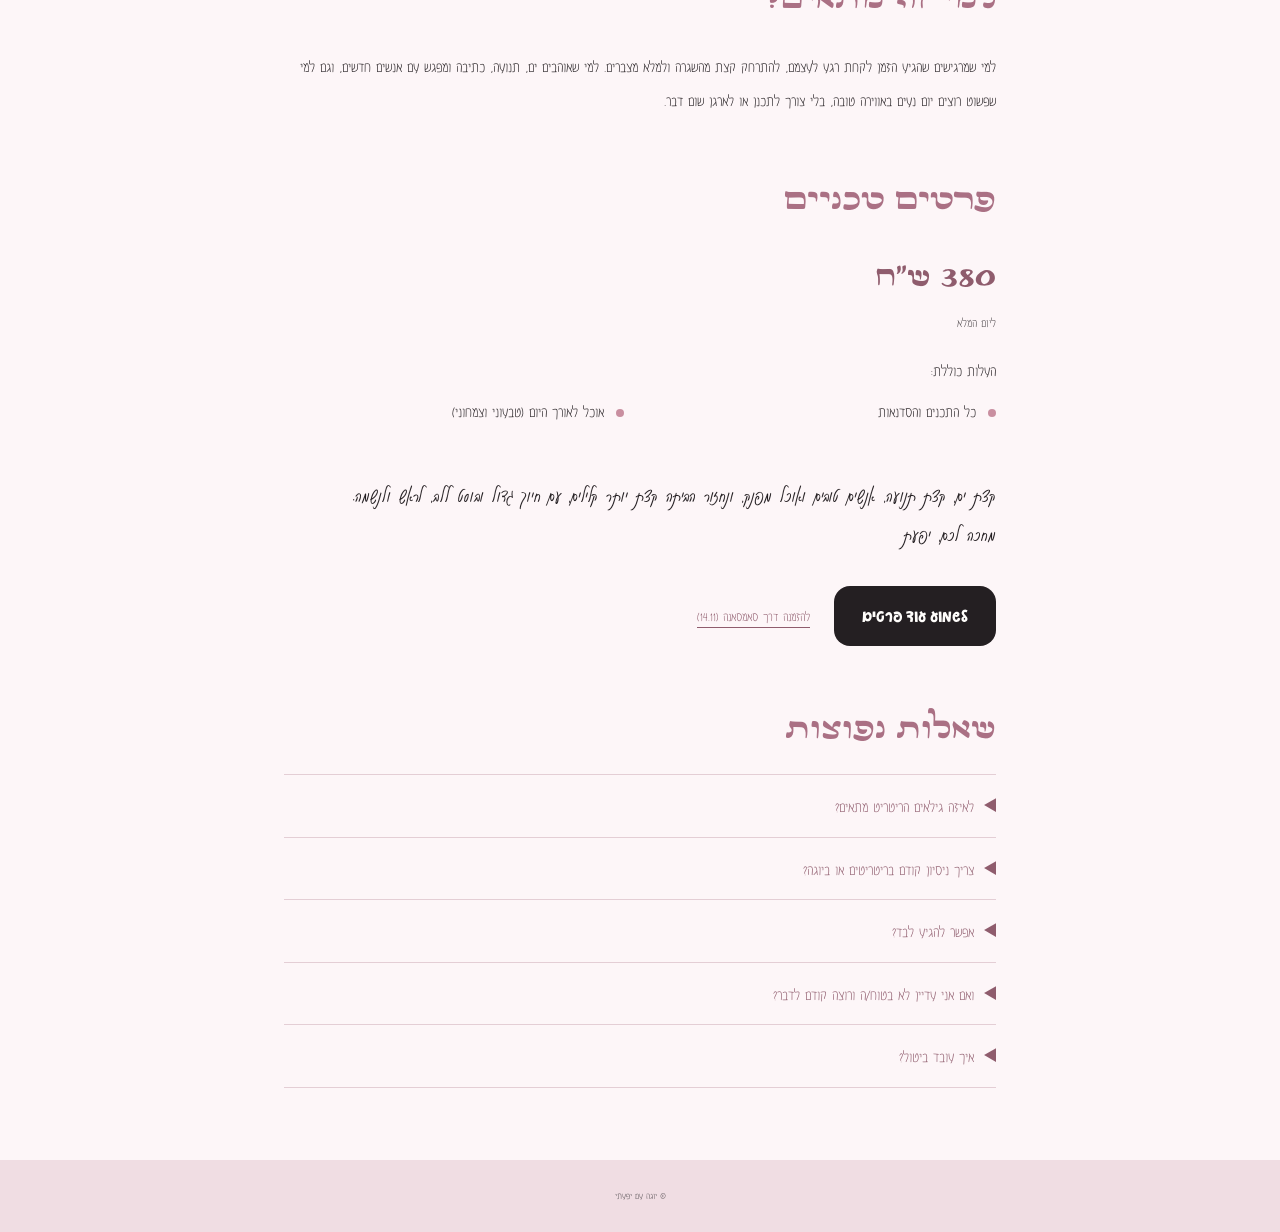
<file: retreat-sdot-yam.html>
<!DOCTYPE html>
<html lang="he" dir="rtl">
<head>
<meta charset="utf-8">
<meta name="viewport" content="width=device-width, initial-scale=1">
<meta name="robots" content="noindex, nofollow">
<title>שבת אחת לעצמך - יוגה עם יפעתי</title>
<meta name="description" content="ריטריט יום בשדות ים עם יפעת: יוגה, מדיטציה, כתיבה ותאי מסאג׳, שתי דקות הליכה מהים.">
<link rel="icon" href="assets/logo-full.png">
<link rel="stylesheet" href="styles.css?v=1793354957">
<script src="main.js?v=1793354957" defer></script>
</head>
<body>
<div class="page">
  <header class="nav" id="top">
    <div class="nav-inner">
      <a class="brand" href="index.html">
        <img src="assets/logo-full.png" alt="לוגו יוגה עם יפעתי" width="60" height="60">
        <span>יוגה עם יפעתי</span>
      </a>
      <nav class="nav-links" aria-label="ניווט ראשי">
        <a href="index.html#retreats">כל הריטריטים</a>
        <a href="index.html#testimonials">המלצות</a>
        <a href="index.html#contact">יצירת קשר</a>
      </nav>
      <a class="nav-cta" href="index.html#contact">לשמוע עוד</a>
    </div>
  </header>

  <main>
    <section class="rp-hero">
      <img src="assets/images/hero-beach.jpg" alt="יפעת עומדת בחוף הים, ידיה על הלב" style="object-position:72% 20%">
      <div class="rp-hero-copy">
        <p class="rp-kind">ריטריט יום · שדות ים</p>
        <h1>שבת אחת לעצמך</h1>
        <div class="rp-dates"><span class="rp-date" dir="ltr">14.11</span><span class="rp-date" dir="ltr">26.12</span></div>
      </div>
    </section>

    <div class="rp-body">
      <section class="rp-lead"><p>יום אחד לעצור הכול. לצאת רגע מהעומס, מהריצות ומהרעש, ולפנות זמן לעצמך.</p><p>ניפגש במרחב יפהפה בשדות ים, שתי דקות הליכה מהים, ליום של יוגה, מדיטציה, כתיבה ואנשים טובים.</p><p>תחשבו על זה כמו יום טיול קטן לנפש: לצאת להתאוורר, להחליף אווירה, להכיר אנשים חדשים, לאכול טוב, להיות קרובים לים ולתת לעצמנו כמה שעות שהן רק שלנו.</p></section>

      <section class="rp-block">
        <h2 class="rp-h">מה מחכה לנו?</h2>
        <ul class="rp-list"><li>תרגול יוגה</li><li>מדיטציה ונשימה</li><li>סדנת כתיבה</li><li>סדנת תאי מסאג׳</li><li>אוכל מפנק לאורך היום</li><li>מעגלי תוכן</li><li>וזמן פשוט להיות</li></ul>
      </section>

      <section class="rp-block"><h2 class="rp-h">לו״ז</h2><ul class="rp-schedule"><li><span dir="ltr">9:45</span><span>הגעה, קפה ונשנושים</span></li><li><span dir="ltr">10:00</span><span>מעגל פתיחה</span></li><li><span dir="ltr">10:30</span><span>מדיטציה, פראניאמה ויוגה</span></li><li><span dir="ltr">12:30</span><span>הפסקה וארוחה מפנקת</span></li><li><span dir="ltr">13:00</span><span>סדנת כתיבה ותאי מסאג׳</span></li><li><span dir="ltr">15:00</span><span>סיום היום</span></li></ul></section>
      <section class="rp-block"><h2 class="rp-h">למי זה מתאים?</h2><p>למי שמרגישים שהגיע הזמן לקחת רגע לעצמם, להתרחק קצת מהשגרה ולמלא מצברים. למי שאוהבים ים, תנועה, כתיבה ומפגש עם אנשים חדשים, וגם למי שפשוט רוצים יום נעים באווירה טובה, בלי צורך לתכנן או לארגן שום דבר.</p></section>

      <section class="rp-block rp-price">
        <h2 class="rp-h">פרטים טכניים</h2>
        <p class="rp-amount">380 ש״ח <span>ליום המלא</span></p>
        <p class="rp-inc-title">העלות כוללת:</p>
        <ul class="rp-list"><li>כל התכנים והסדנאות</li><li>אוכל לאורך היום (טבעוני וצמחוני)</li></ul>
      </section>

      <p class="rp-closing">קצת ים, קצת תנועה, אנשים טובים ואוכל מפנק, ונחזור הביתה קצת יותר קלילים, עם חיוך גדול ובוסט ללב, לראש ולנשמה.<br>מחכה לכם, יפעת</p>

      <div class="rp-cta">
        <a class="btn btn-dark" href="index.html#contact">לשמוע עוד פרטים</a>
        <a class="hero-link" href="https://samsana.co.il/experiences/10851/" target="_blank" rel="noopener">להזמנה דרך סאמסאנה (14.11)</a>
      </div>

      <section class="rp-block rp-faq">
        <h2 class="rp-h">שאלות נפוצות</h2>
        <details><summary>לאיזה גילאים הריטריט מתאים?</summary><p>ברוב הקבוצות שלי הגילאים נעים סביב 20-60 ותמיד יש גם כאלה שקצת מעל או קצת מתחת. ודווקא השוני הזה בין האנשים הוא חלק ממה שהופך את הריטריט לכל כך מיוחד. בסוף מגלים שהגיל הוא ממש לא מה שחשוב - החיבור פשוט קורה.</p></details><details><summary>צריך ניסיון קודם בריטריטים או ביוגה?</summary><p>לא. לא צריך ניסיון מיוחד ולא צריך להגיע עם שום ידע מוקדם. רק רצון לבוא, ליהנות ולתת שבת לעצמכם ❤️</p></details><details><summary>אפשר להגיע לבד?</summary><p>ברור! ואפילו רוב המשתתפים מגיעים לבד. לאורך השנים חלק גדול מהנרשמים מגיעים בלי להכיר אף אחד, ובמהלך הריטריט נוצרת קבוצה מאוד מהר. אז אם בא לכם לבוא - אל תחכו שמישהו יצטרף אליכם.</p></details><details><summary>ואם אני עדיין לא בטוח/ה ורוצה קודם לדבר?</summary><p>אין בעיה. השאירו פרטים בטופס ואחזור אליכם עם כל המידע.</p></details><details><summary>איך עובד ביטול?</summary><p>בהתאם לחוק הגנת הצרכן, אפשר לבטל את העסקה בתוך 14 ימים ממועד התשלום או ממועד קבלת פרטי העסקה, לפי המאוחר מביניהם, ובלבד שנותרו לפחות 7 ימי עסקים עד לתחילת הריטריט. במקרה כזה יבוצע החזר מלא, בניכוי דמי ביטול של 5% ממחיר העסקה או 100 ש"ח, לפי הנמוך מביניהם. ההחזר יתבצע לאמצעי התשלום המקורי בתוך 14 ימים מקבלת הודעת הביטול.</p></details>
      </section>
    </div>
  </main>

  <footer class="footer">© יוגה עם יפעתי</footer>
</div>
</body>
</html>
</file>
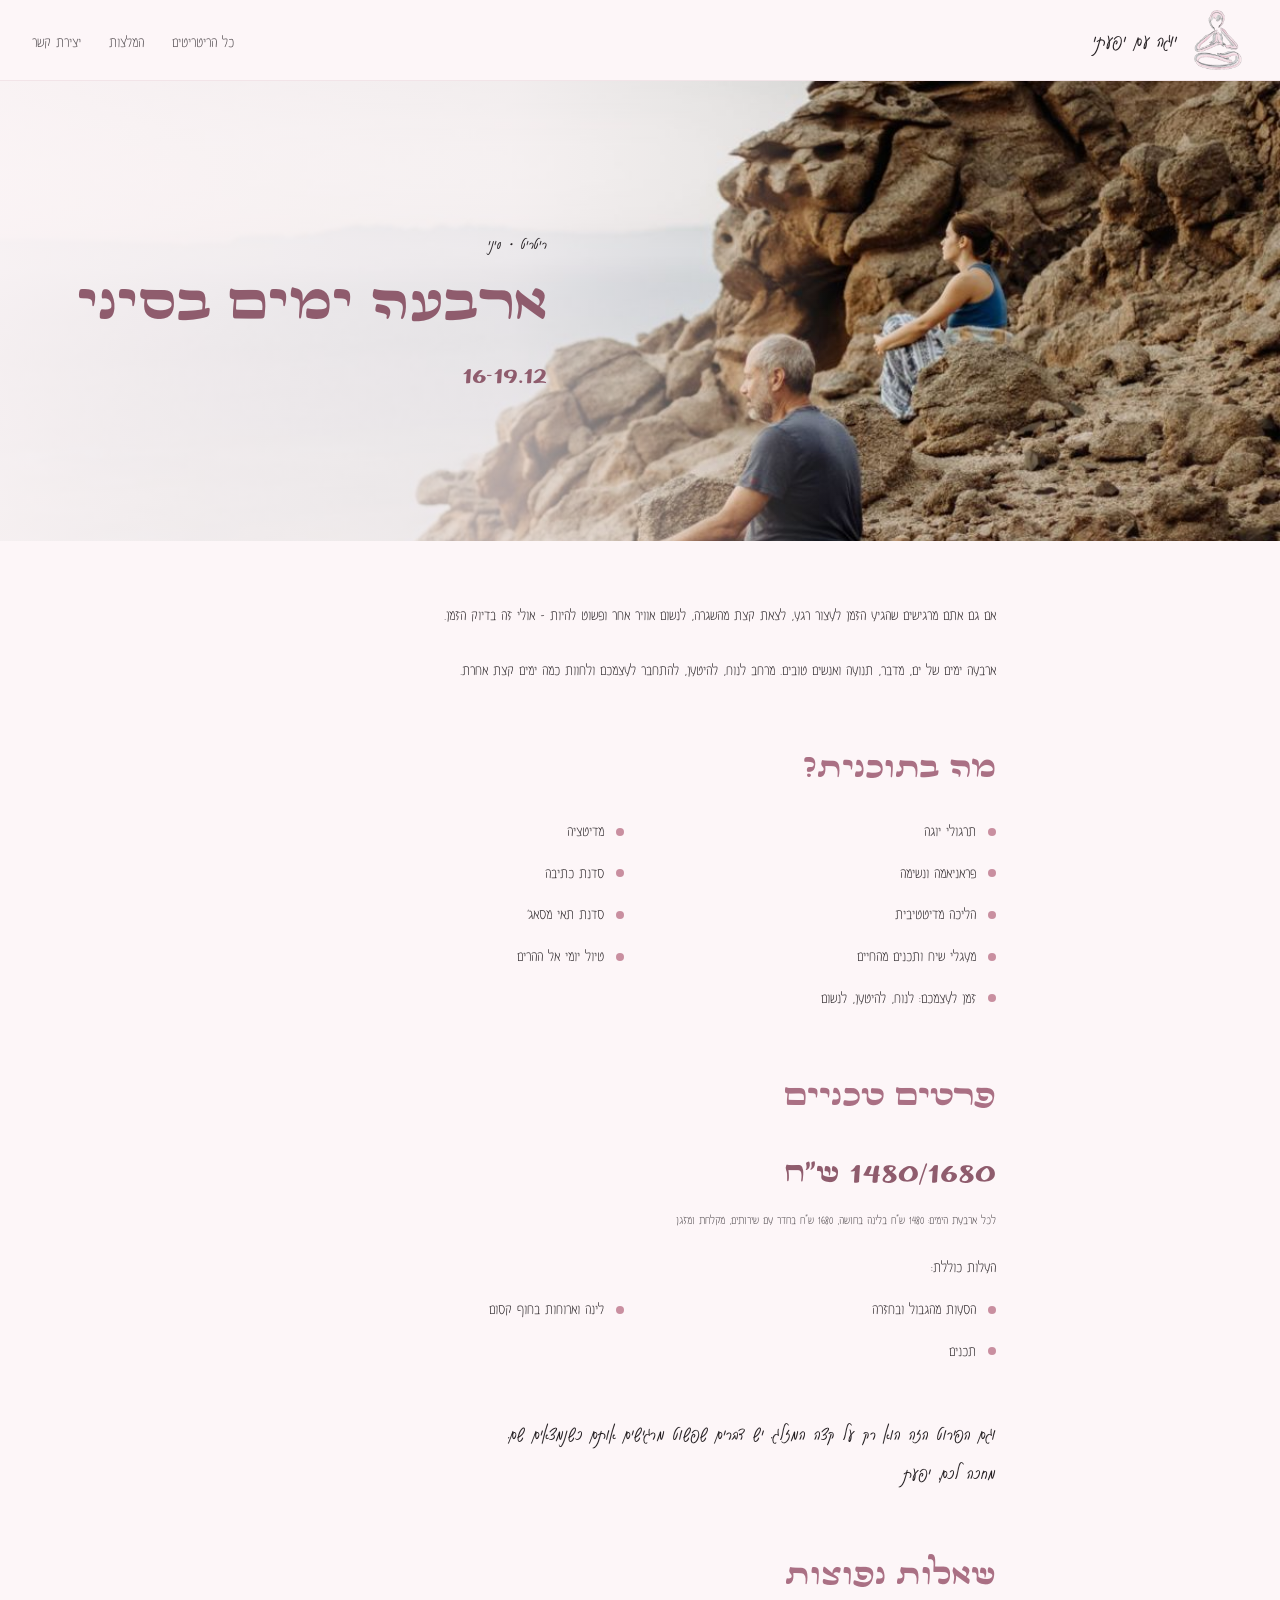
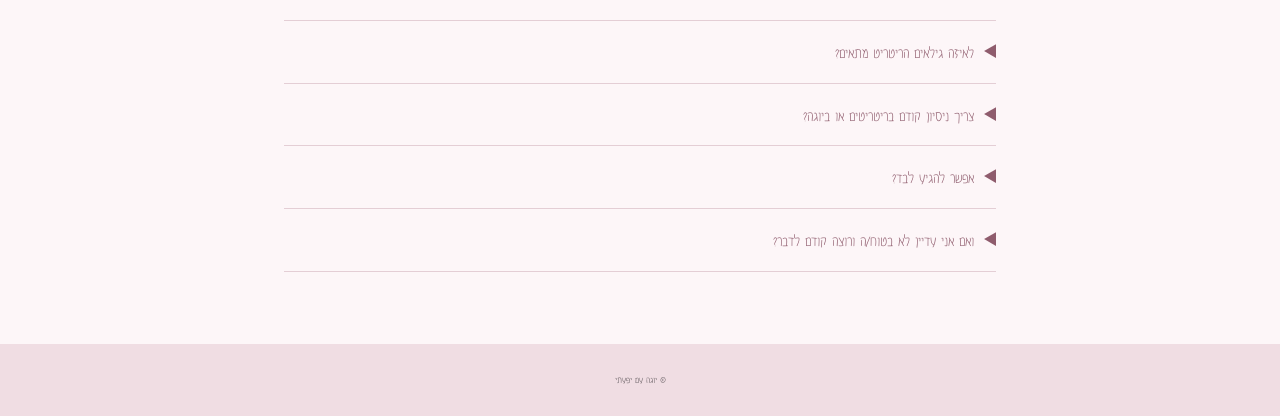
<file: retreat-sinai-16-19-12.html>
<!DOCTYPE html>
<html lang="he" dir="rtl">
<head>
<meta charset="utf-8">
<meta name="viewport" content="width=device-width, initial-scale=1">
<title>ארבעה ימים בסיני 16-19.12 - ריטריט בסיני | יוגה עם יפעתי</title>
<meta name="description" content="ריטריט בסיני 16-19.12 עם יפעת. אם גם אתם מרגישים שהגיע הזמן לעצור רגע, לצאת קצת מהשגרה, לנשום אוויר אחר ופשוט להיות - אולי זה בדיוק הזמן.">
<link rel="canonical" href="https://ifatyoga.com/retreat-sinai-16-19-12.html">
<meta property="og:type" content="website">
<meta property="og:locale" content="he_IL">
<meta property="og:site_name" content="יוגה עם יפעתי">
<meta property="og:title" content="ארבעה ימים בסיני 16-19.12 - ריטריט בסיני | יוגה עם יפעתי">
<meta property="og:description" content="ריטריט בסיני 16-19.12 עם יפעת. אם גם אתם מרגישים שהגיע הזמן לעצור רגע, לצאת קצת מהשגרה, לנשום אוויר אחר ופשוט להיות - אולי זה בדיוק הזמן.">
<meta property="og:url" content="https://ifatyoga.com/retreat-sinai-16-19-12.html">
<meta property="og:image" content="https://ifatyoga.com/assets/og-sinai.jpg">
<meta property="og:image:width" content="1200">
<meta property="og:image:height" content="630">
<meta name="twitter:card" content="summary_large_image">
<script type="application/ld+json" id="event-ld">{"@context": "https://schema.org", "@type": "Event", "name": "ארבעה ימים בסיני - ריטריט בסיני", "description": "אם גם אתם מרגישים שהגיע הזמן לעצור רגע, לצאת קצת מהשגרה, לנשום אוויר אחר ופשוט להיות - אולי זה בדיוק הזמן. ארבעה ימים של ים, מדבר, תנועה ואנשים טובים. מרחב לנוח, להיטען, להתחבר לעצמכם ולחוות כמה ימים קצת אחרת.", "startDate": "2026-12-16", "endDate": "2026-12-19", "eventStatus": "https://schema.org/EventScheduled", "eventAttendanceMode": "https://schema.org/OfflineEventAttendanceMode", "location": {"@type": "Place", "name": "סיני", "address": {"@type": "PostalAddress", "addressLocality": "סיני", "addressCountry": "EG"}}, "image": ["https://ifatyoga.com/assets/images/retreat-cliff.jpg"], "url": "https://ifatyoga.com/retreat-sinai-16-19-12.html", "organizer": {"@type": "Organization", "name": "יוגה עם יפעתי", "url": "https://ifatyoga.com/"}, "performer": {"@type": "Person", "name": "יפעת"}, "offers": {"@type": "AggregateOffer", "lowPrice": 1480, "highPrice": 1680, "priceCurrency": "ILS", "url": "https://ifatyoga.com/retreat-sinai-16-19-12.html", "availability": "https://schema.org/InStock"}}</script>
<link rel="icon" href="assets/logo-full.png">
<link rel="stylesheet" href="styles.css?v=1794387832">
<script src="main.js?v=1794387832" defer></script>
</head>
<body data-retreat="sinai-16-19-12">
<div class="page">
  <header class="nav" id="top">
    <div class="nav-inner">
      <a class="brand" href="index.html">
        <img src="assets/logo-full.png" alt="לוגו יוגה עם יפעתי" width="60" height="60">
        <span>יוגה עם יפעתי</span>
      </a>
      <nav class="nav-links" aria-label="ניווט ראשי">
        <a href="index.html#retreats">כל הריטריטים</a>
        <a href="index.html#testimonials">המלצות</a>
        <a href="index.html#contact">יצירת קשר</a>
      </nav>
    </div>
  </header>

  <main>
    <section class="rp-hero">
      <img src="assets/images/retreat-cliff.jpg" alt="מתרגלים יושבים על סלע מול הים" style="object-position:50% 40%">
      <div class="rp-hero-copy">
        <p class="rp-kind">ריטריט · סיני</p>
        <h1>ארבעה ימים בסיני</h1>
        <div class="rp-dates"><span class="rp-date" dir="ltr">16-19.12</span></div>
      </div>
    </section>

    <div class="rp-body">
      <section class="rp-lead"><p>אם גם אתם מרגישים שהגיע הזמן לעצור רגע, לצאת קצת מהשגרה, לנשום אוויר אחר ופשוט להיות - אולי זה בדיוק הזמן.</p><p>ארבעה ימים של ים, מדבר, תנועה ואנשים טובים. מרחב לנוח, להיטען, להתחבר לעצמכם ולחוות כמה ימים קצת אחרת.</p></section>

      <section class="rp-block">
        <h2 class="rp-h">מה בתוכנית?</h2>
        <ul class="rp-list"><li>תרגולי יוגה</li><li>מדיטציה</li><li>פראניאמה ונשימה</li><li>סדנת כתיבה</li><li>הליכה מדיטטיבית</li><li>סדנת תאי מסאג׳</li><li>מעגלי שיח ותכנים מהחיים</li><li>טיול יומי אל ההרים</li><li>זמן לעצמכם: לנוח, להיטען, לנשום</li></ul>
      </section>

      
      

      <section class="rp-block rp-price">
        <h2 class="rp-h">פרטים טכניים</h2>
        <p class="rp-amount">1480/1680 ש״ח <span>לכל ארבעת הימים: 1480 ש״ח בלינה בחושה, 1680 ש״ח בחדר עם שירותים, מקלחת ומזגן</span></p>
        <p class="rp-inc-title">העלות כוללת:</p>
        <ul class="rp-list"><li>הסעות מהגבול ובחזרה</li><li>לינה וארוחות בחוף קסום</li><li>תכנים</li></ul>
      </section>

      <p class="rp-closing">וגם הפירוט הזה הוא רק על קצה המזלג. יש דברים שפשוט מרגישים אותם כשנמצאים שם.<br>מחכה לכם, יפעת</p>

      <section class="rp-block rp-faq">
        <h2 class="rp-h">שאלות נפוצות</h2>
        <details><summary>לאיזה גילאים הריטריט מתאים?</summary><p>ברוב הקבוצות שלי הגילאים נעים סביב 20-60 ותמיד יש גם כאלה שקצת מעל או קצת מתחת. ודווקא השוני הזה בין האנשים הוא חלק ממה שהופך את הריטריט לכל כך מיוחד. בסוף מגלים שהגיל הוא ממש לא מה שחשוב - החיבור פשוט קורה.</p></details><details><summary>צריך ניסיון קודם בריטריטים או ביוגה?</summary><p>לא. לא צריך ניסיון מיוחד ולא צריך להגיע עם שום ידע מוקדם. רק רצון לבוא, ליהנות ולתת כמה ימים לעצמכם ❤️</p></details><details><summary>אפשר להגיע לבד?</summary><p>ברור! ואפילו רוב המשתתפים מגיעים לבד. לאורך השנים חלק גדול מהנרשמים מגיעים בלי להכיר אף אחד, ובמהלך הריטריט נוצרת קבוצה מאוד מהר. אז אם בא לכם לבוא - אל תחכו שמישהו יצטרף אליכם.</p></details><details><summary>ואם אני עדיין לא בטוח/ה ורוצה קודם לדבר?</summary><p>אין בעיה. כתבו לי כאן בווטסאפ ונדבר.</p></details>
      </section>
    </div>
  </main>

  <footer class="footer">© יוגה עם יפעתי</footer>
</div>
</body>
</html>
</file>
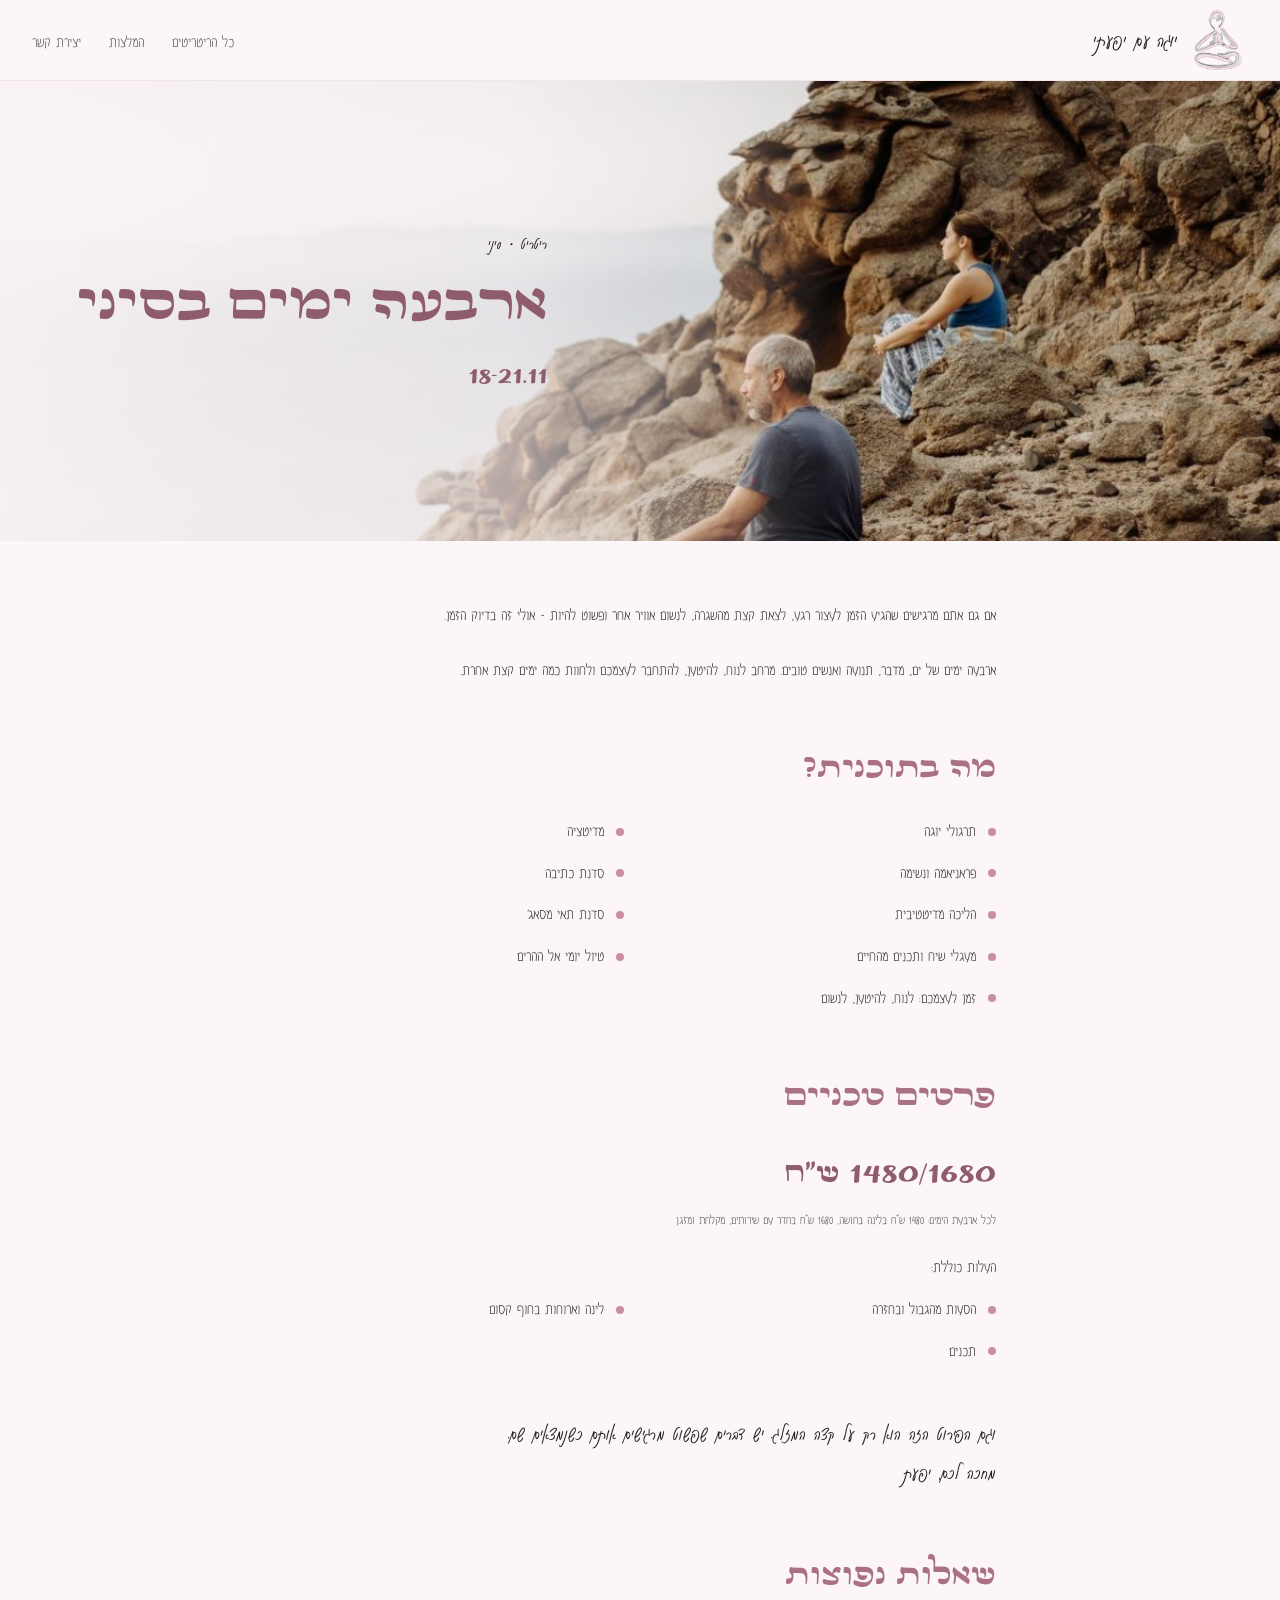
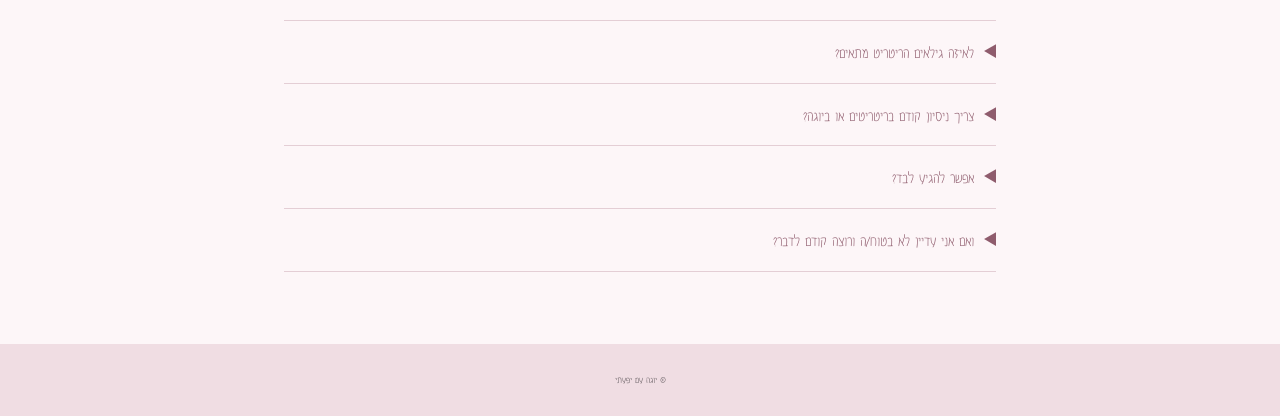
<file: retreat-sinai-18-21-11.html>
<!DOCTYPE html>
<html lang="he" dir="rtl">
<head>
<meta charset="utf-8">
<meta name="viewport" content="width=device-width, initial-scale=1">
<title>ארבעה ימים בסיני 18-21.11 - ריטריט בסיני | יוגה עם יפעתי</title>
<meta name="description" content="ריטריט בסיני 18-21.11 עם יפעת. אם גם אתם מרגישים שהגיע הזמן לעצור רגע, לצאת קצת מהשגרה, לנשום אוויר אחר ופשוט להיות - אולי זה בדיוק הזמן.">
<link rel="canonical" href="https://ifatyoga.com/retreat-sinai-18-21-11.html">
<meta property="og:type" content="website">
<meta property="og:locale" content="he_IL">
<meta property="og:site_name" content="יוגה עם יפעתי">
<meta property="og:title" content="ארבעה ימים בסיני 18-21.11 - ריטריט בסיני | יוגה עם יפעתי">
<meta property="og:description" content="ריטריט בסיני 18-21.11 עם יפעת. אם גם אתם מרגישים שהגיע הזמן לעצור רגע, לצאת קצת מהשגרה, לנשום אוויר אחר ופשוט להיות - אולי זה בדיוק הזמן.">
<meta property="og:url" content="https://ifatyoga.com/retreat-sinai-18-21-11.html">
<meta property="og:image" content="https://ifatyoga.com/assets/og-sinai.jpg">
<meta property="og:image:width" content="1200">
<meta property="og:image:height" content="630">
<meta name="twitter:card" content="summary_large_image">
<script type="application/ld+json" id="event-ld">{"@context": "https://schema.org", "@type": "Event", "name": "ארבעה ימים בסיני - ריטריט בסיני", "description": "אם גם אתם מרגישים שהגיע הזמן לעצור רגע, לצאת קצת מהשגרה, לנשום אוויר אחר ופשוט להיות - אולי זה בדיוק הזמן. ארבעה ימים של ים, מדבר, תנועה ואנשים טובים. מרחב לנוח, להיטען, להתחבר לעצמכם ולחוות כמה ימים קצת אחרת.", "startDate": "2026-11-18", "endDate": "2026-11-21", "eventStatus": "https://schema.org/EventScheduled", "eventAttendanceMode": "https://schema.org/OfflineEventAttendanceMode", "location": {"@type": "Place", "name": "סיני", "address": {"@type": "PostalAddress", "addressLocality": "סיני", "addressCountry": "EG"}}, "image": ["https://ifatyoga.com/assets/images/retreat-cliff.jpg"], "url": "https://ifatyoga.com/retreat-sinai-18-21-11.html", "organizer": {"@type": "Organization", "name": "יוגה עם יפעתי", "url": "https://ifatyoga.com/"}, "performer": {"@type": "Person", "name": "יפעת"}, "offers": {"@type": "AggregateOffer", "lowPrice": 1480, "highPrice": 1680, "priceCurrency": "ILS", "url": "https://ifatyoga.com/retreat-sinai-18-21-11.html", "availability": "https://schema.org/InStock"}}</script>
<link rel="icon" href="assets/logo-full.png">
<link rel="stylesheet" href="styles.css?v=1794387832">
<script src="main.js?v=1794387832" defer></script>
</head>
<body data-retreat="sinai-18-21-11">
<div class="page">
  <header class="nav" id="top">
    <div class="nav-inner">
      <a class="brand" href="index.html">
        <img src="assets/logo-full.png" alt="לוגו יוגה עם יפעתי" width="60" height="60">
        <span>יוגה עם יפעתי</span>
      </a>
      <nav class="nav-links" aria-label="ניווט ראשי">
        <a href="index.html#retreats">כל הריטריטים</a>
        <a href="index.html#testimonials">המלצות</a>
        <a href="index.html#contact">יצירת קשר</a>
      </nav>
    </div>
  </header>

  <main>
    <section class="rp-hero">
      <img src="assets/images/retreat-cliff.jpg" alt="מתרגלים יושבים על סלע מול הים" style="object-position:50% 40%">
      <div class="rp-hero-copy">
        <p class="rp-kind">ריטריט · סיני</p>
        <h1>ארבעה ימים בסיני</h1>
        <div class="rp-dates"><span class="rp-date" dir="ltr">18-21.11</span></div>
      </div>
    </section>

    <div class="rp-body">
      <section class="rp-lead"><p>אם גם אתם מרגישים שהגיע הזמן לעצור רגע, לצאת קצת מהשגרה, לנשום אוויר אחר ופשוט להיות - אולי זה בדיוק הזמן.</p><p>ארבעה ימים של ים, מדבר, תנועה ואנשים טובים. מרחב לנוח, להיטען, להתחבר לעצמכם ולחוות כמה ימים קצת אחרת.</p></section>

      <section class="rp-block">
        <h2 class="rp-h">מה בתוכנית?</h2>
        <ul class="rp-list"><li>תרגולי יוגה</li><li>מדיטציה</li><li>פראניאמה ונשימה</li><li>סדנת כתיבה</li><li>הליכה מדיטטיבית</li><li>סדנת תאי מסאג׳</li><li>מעגלי שיח ותכנים מהחיים</li><li>טיול יומי אל ההרים</li><li>זמן לעצמכם: לנוח, להיטען, לנשום</li></ul>
      </section>

      
      

      <section class="rp-block rp-price">
        <h2 class="rp-h">פרטים טכניים</h2>
        <p class="rp-amount">1480/1680 ש״ח <span>לכל ארבעת הימים: 1480 ש״ח בלינה בחושה, 1680 ש״ח בחדר עם שירותים, מקלחת ומזגן</span></p>
        <p class="rp-inc-title">העלות כוללת:</p>
        <ul class="rp-list"><li>הסעות מהגבול ובחזרה</li><li>לינה וארוחות בחוף קסום</li><li>תכנים</li></ul>
      </section>

      <p class="rp-closing">וגם הפירוט הזה הוא רק על קצה המזלג. יש דברים שפשוט מרגישים אותם כשנמצאים שם.<br>מחכה לכם, יפעת</p>

      <section class="rp-block rp-faq">
        <h2 class="rp-h">שאלות נפוצות</h2>
        <details><summary>לאיזה גילאים הריטריט מתאים?</summary><p>ברוב הקבוצות שלי הגילאים נעים סביב 20-60 ותמיד יש גם כאלה שקצת מעל או קצת מתחת. ודווקא השוני הזה בין האנשים הוא חלק ממה שהופך את הריטריט לכל כך מיוחד. בסוף מגלים שהגיל הוא ממש לא מה שחשוב - החיבור פשוט קורה.</p></details><details><summary>צריך ניסיון קודם בריטריטים או ביוגה?</summary><p>לא. לא צריך ניסיון מיוחד ולא צריך להגיע עם שום ידע מוקדם. רק רצון לבוא, ליהנות ולתת כמה ימים לעצמכם ❤️</p></details><details><summary>אפשר להגיע לבד?</summary><p>ברור! ואפילו רוב המשתתפים מגיעים לבד. לאורך השנים חלק גדול מהנרשמים מגיעים בלי להכיר אף אחד, ובמהלך הריטריט נוצרת קבוצה מאוד מהר. אז אם בא לכם לבוא - אל תחכו שמישהו יצטרף אליכם.</p></details><details><summary>ואם אני עדיין לא בטוח/ה ורוצה קודם לדבר?</summary><p>אין בעיה. כתבו לי כאן בווטסאפ ונדבר.</p></details>
      </section>
    </div>
  </main>

  <footer class="footer">© יוגה עם יפעתי</footer>
</div>
</body>
</html>
</file>
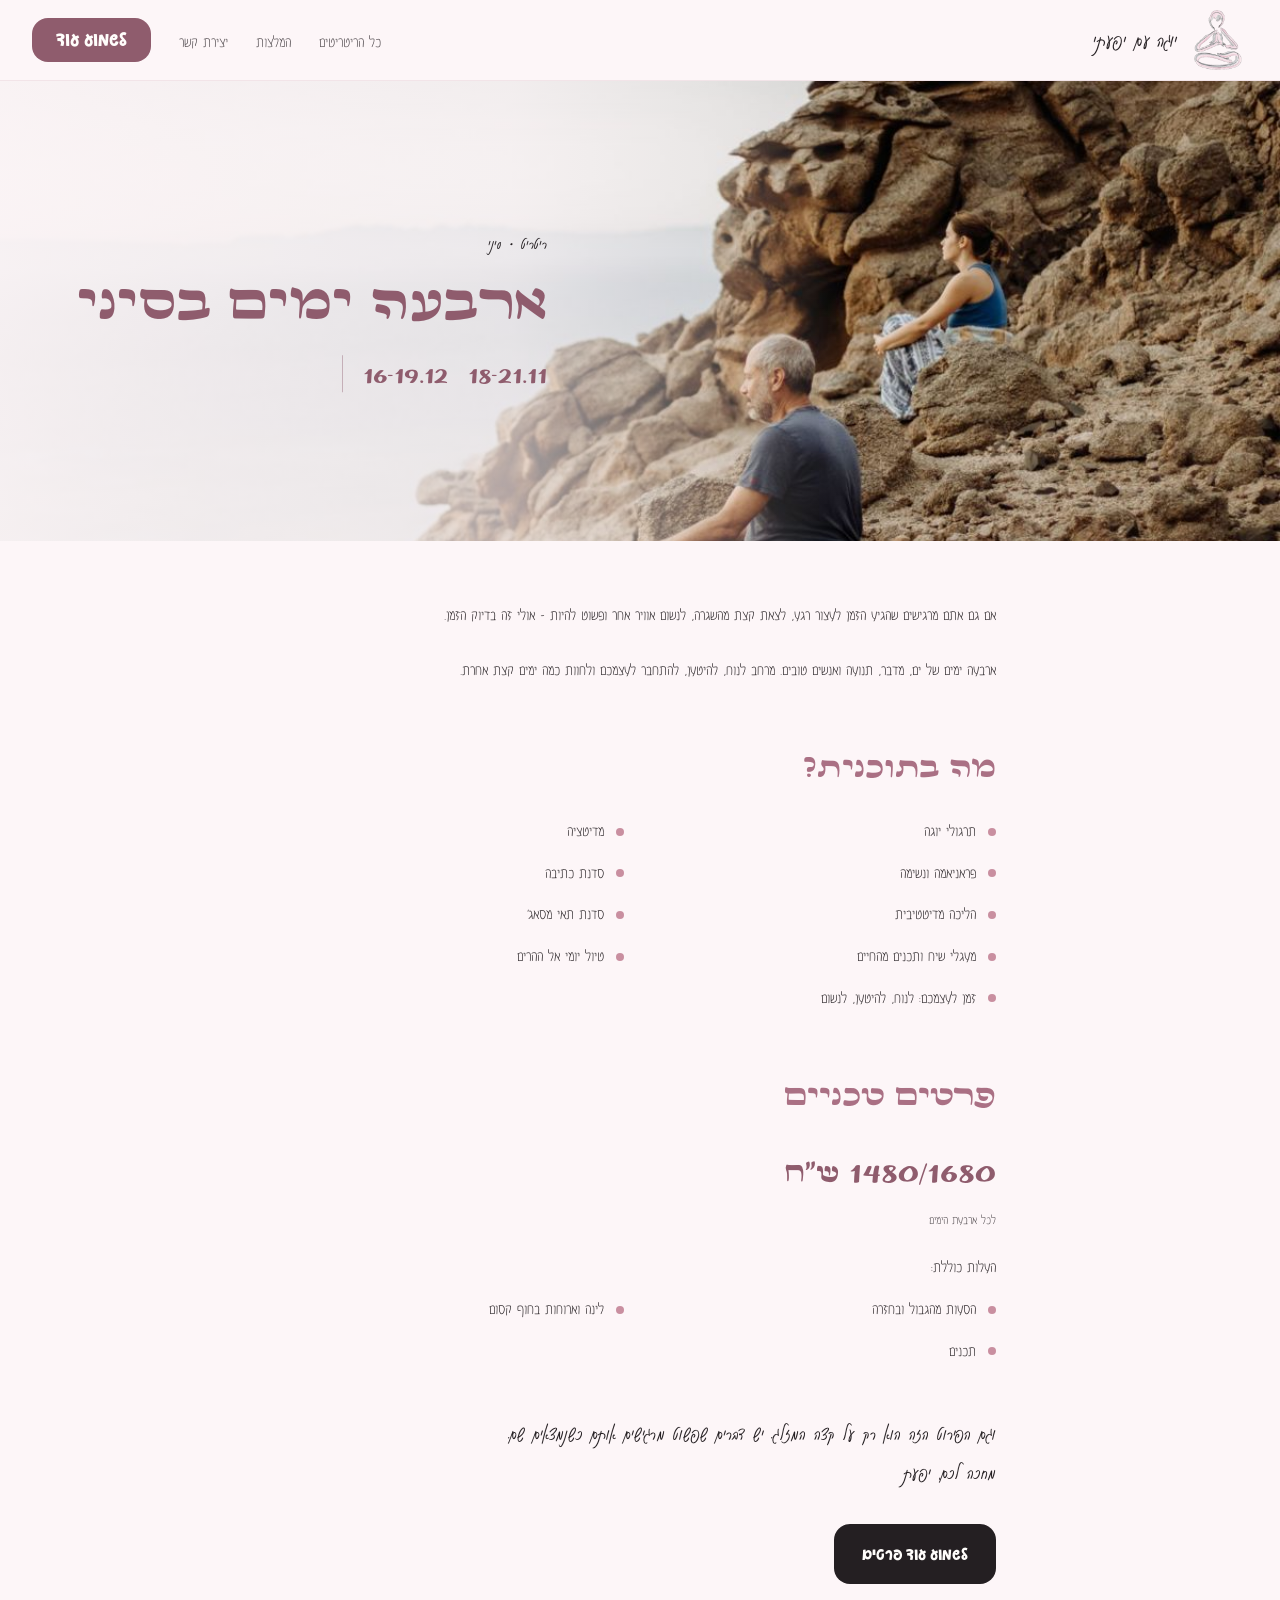
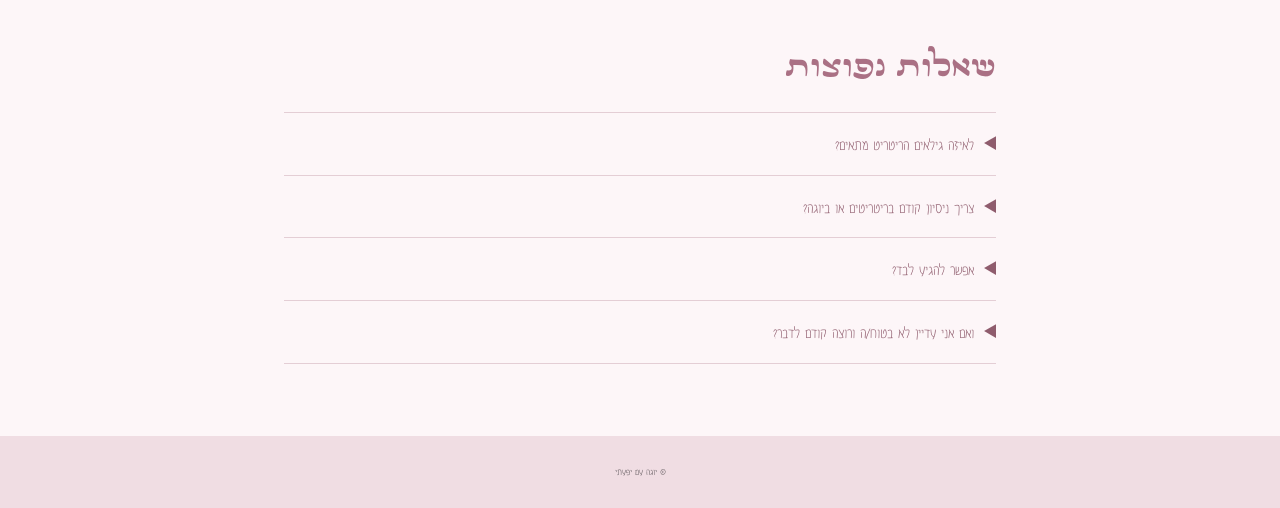
<file: retreat-sinai.html>
<!DOCTYPE html>
<html lang="he" dir="rtl">
<head>
<meta charset="utf-8">
<meta name="viewport" content="width=device-width, initial-scale=1">
<meta name="robots" content="noindex, nofollow">
<title>ארבעה ימים בסיני - יוגה עם יפעתי</title>
<meta name="description" content="ריטריט של ארבעה ימים בסיני עם יפעת: ים, מדבר, יוגה, מדיטציה וסדנאות.">
<link rel="icon" href="assets/logo-full.png">
<link rel="stylesheet" href="styles.css?v=1793354957">
<script src="main.js?v=1793354957" defer></script>
</head>
<body>
<div class="page">
  <header class="nav" id="top">
    <div class="nav-inner">
      <a class="brand" href="index.html">
        <img src="assets/logo-full.png" alt="לוגו יוגה עם יפעתי" width="60" height="60">
        <span>יוגה עם יפעתי</span>
      </a>
      <nav class="nav-links" aria-label="ניווט ראשי">
        <a href="index.html#retreats">כל הריטריטים</a>
        <a href="index.html#testimonials">המלצות</a>
        <a href="index.html#contact">יצירת קשר</a>
      </nav>
      <a class="nav-cta" href="index.html#contact">לשמוע עוד</a>
    </div>
  </header>

  <main>
    <section class="rp-hero">
      <img src="assets/images/retreat-cliff.jpg" alt="מתרגלים יושבים על סלע מול הים" style="object-position:50% 40%">
      <div class="rp-hero-copy">
        <p class="rp-kind">ריטריט · סיני</p>
        <h1>ארבעה ימים בסיני</h1>
        <div class="rp-dates"><span class="rp-date" dir="ltr">18-21.11</span><span class="rp-date" dir="ltr">16-19.12</span></div>
      </div>
    </section>

    <div class="rp-body">
      <section class="rp-lead"><p>אם גם אתם מרגישים שהגיע הזמן לעצור רגע, לצאת קצת מהשגרה, לנשום אוויר אחר ופשוט להיות - אולי זה בדיוק הזמן.</p><p>ארבעה ימים של ים, מדבר, תנועה ואנשים טובים. מרחב לנוח, להיטען, להתחבר לעצמכם ולחוות כמה ימים קצת אחרת.</p></section>

      <section class="rp-block">
        <h2 class="rp-h">מה בתוכנית?</h2>
        <ul class="rp-list"><li>תרגולי יוגה</li><li>מדיטציה</li><li>פראניאמה ונשימה</li><li>סדנת כתיבה</li><li>הליכה מדיטטיבית</li><li>סדנת תאי מסאג׳</li><li>מעגלי שיח ותכנים מהחיים</li><li>טיול יומי אל ההרים</li><li>זמן לעצמכם: לנוח, להיטען, לנשום</li></ul>
      </section>

      
      

      <section class="rp-block rp-price">
        <h2 class="rp-h">פרטים טכניים</h2>
        <p class="rp-amount">1480/1680 ש״ח <span>לכל ארבעת הימים</span></p>
        <p class="rp-inc-title">העלות כוללת:</p>
        <ul class="rp-list"><li>הסעות מהגבול ובחזרה</li><li>לינה וארוחות בחוף קסום</li><li>תכנים</li></ul>
      </section>

      <p class="rp-closing">וגם הפירוט הזה הוא רק על קצה המזלג. יש דברים שפשוט מרגישים אותם כשנמצאים שם.<br>מחכה לכם, יפעת</p>

      <div class="rp-cta">
        <a class="btn btn-dark" href="index.html#contact">לשמוע עוד פרטים</a>
        
      </div>

      <section class="rp-block rp-faq">
        <h2 class="rp-h">שאלות נפוצות</h2>
        <details><summary>לאיזה גילאים הריטריט מתאים?</summary><p>ברוב הקבוצות שלי הגילאים נעים סביב 20-60 ותמיד יש גם כאלה שקצת מעל או קצת מתחת. ודווקא השוני הזה בין האנשים הוא חלק ממה שהופך את הריטריט לכל כך מיוחד. בסוף מגלים שהגיל הוא ממש לא מה שחשוב - החיבור פשוט קורה.</p></details><details><summary>צריך ניסיון קודם בריטריטים או ביוגה?</summary><p>לא. לא צריך ניסיון מיוחד ולא צריך להגיע עם שום ידע מוקדם. רק רצון לבוא, ליהנות ולתת כמה ימים לעצמכם ❤️</p></details><details><summary>אפשר להגיע לבד?</summary><p>ברור! ואפילו רוב המשתתפים מגיעים לבד. לאורך השנים חלק גדול מהנרשמים מגיעים בלי להכיר אף אחד, ובמהלך הריטריט נוצרת קבוצה מאוד מהר. אז אם בא לכם לבוא - אל תחכו שמישהו יצטרף אליכם.</p></details><details><summary>ואם אני עדיין לא בטוח/ה ורוצה קודם לדבר?</summary><p>אין בעיה. השאירו פרטים בטופס ואחזור אליכם עם כל המידע.</p></details>
      </section>
    </div>
  </main>

  <footer class="footer">© יוגה עם יפעתי</footer>
</div>
</body>
</html>
</file>
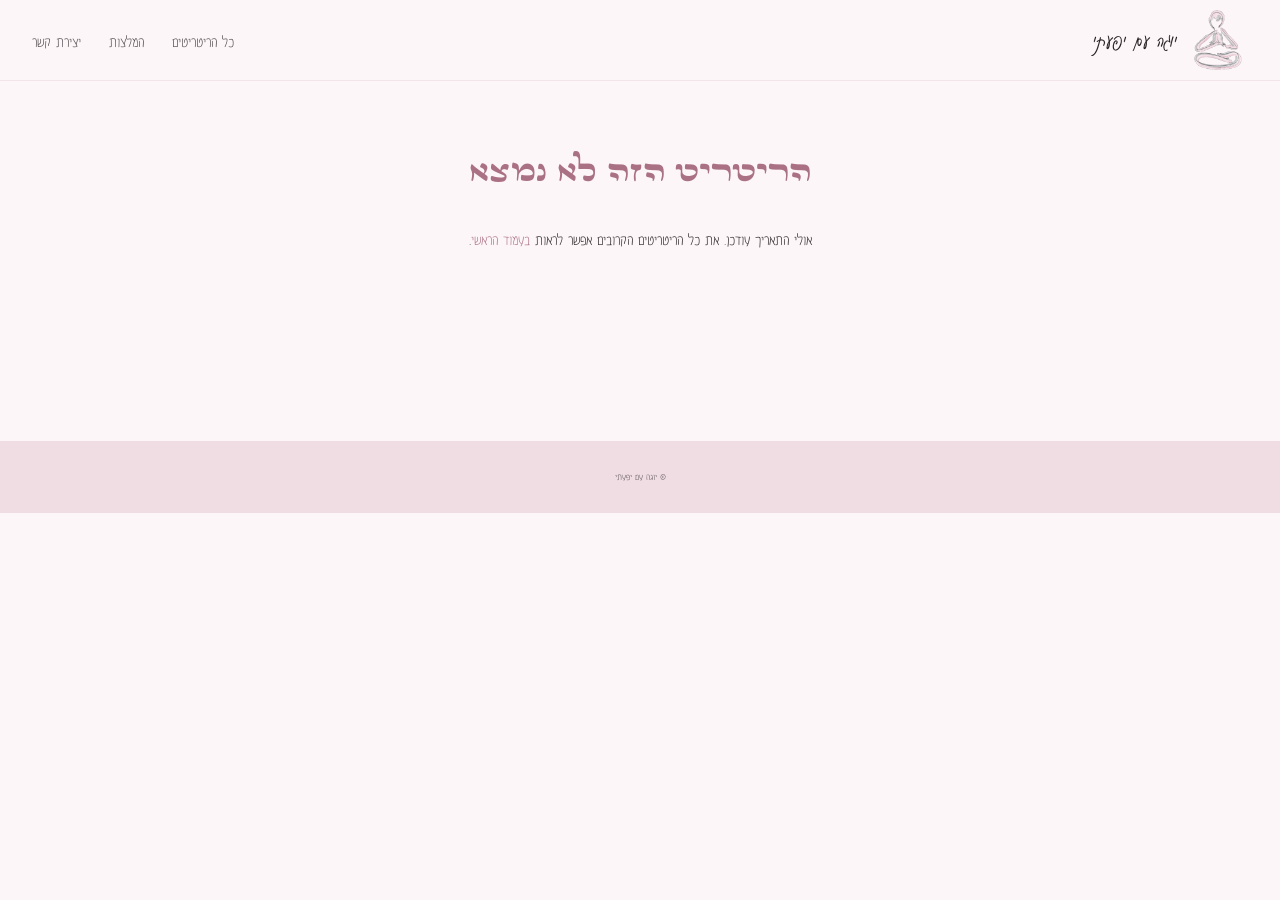
<file: retreat.html>
<!DOCTYPE html>
<html lang="he" dir="rtl">
<head>
<meta charset="utf-8">
<meta name="viewport" content="width=device-width, initial-scale=1">
<title>ריטריט - יוגה עם יפעתי</title>
<meta name="description" content="ריטריט עם יפעת: יוגה, מדיטציה, סדנאות ואנשים טובים.">
<link rel="canonical" href="https://ifatyoga.com/retreat.html">
<meta property="og:type" content="website">
<meta property="og:locale" content="he_IL">
<meta property="og:site_name" content="יוגה עם יפעתי">
<meta property="og:title" content="ריטריט - יוגה עם יפעתי">
<meta property="og:description" content="ריטריט עם יפעת: יוגה, מדיטציה, סדנאות ואנשים טובים.">
<meta property="og:url" content="https://ifatyoga.com/retreat.html">
<meta property="og:image" content="https://ifatyoga.com/assets/og-home.jpg">
<meta property="og:image:width" content="1200">
<meta property="og:image:height" content="630">
<meta name="twitter:card" content="summary_large_image">
<link rel="icon" href="assets/logo-full.png">
<link rel="stylesheet" href="styles.css?v=1794387832">
<script src="main.js?v=1794387832" defer></script>
</head>
<body data-retreat-page>
<div class="page">
  <header class="nav" id="top">
    <div class="nav-inner">
      <a class="brand" href="index.html">
        <img src="assets/logo-full.png" alt="לוגו יוגה עם יפעתי" width="60" height="60">
        <span>יוגה עם יפעתי</span>
      </a>
      <nav class="nav-links" aria-label="ניווט ראשי">
        <a href="index.html#retreats">כל הריטריטים</a>
        <a href="index.html#testimonials">המלצות</a>
        <a href="index.html#contact">יצירת קשר</a>
      </nav>
    </div>
  </header>

  <main>
    <div class="rp-body rp-loading"><p>טוען את פרטי הריטריט…</p></div>
  </main>

  <footer class="footer">© יוגה עם יפעתי</footer>
</div>
</body>
</html>
</file>
<file: styles.css>
/* ---------- Fonts ---------- */
@font-face{font-family:'SKF Rakefet';src:url('assets/fonts/SKFRakefet-Regular.otf') format('opentype');font-weight:400;font-display:swap}
@font-face{font-family:'SKF Fresco';src:url('assets/fonts/SKFFresco-Regular.otf') format('opentype');font-weight:400;font-display:swap}
@font-face{font-family:'SKF Limonit';src:url('assets/fonts/SKFLimonit-Light.otf') format('opentype');font-weight:300;font-display:swap}
@font-face{font-family:'SKF Mitzmutz Script';src:url('assets/fonts/SKFMitzmutz-Script.otf') format('opentype');font-weight:400;font-display:swap}

/* ---------- Tokens ---------- */
:root{
  --blush-50:#fdf6f8;--blush-100:#f7eaef;--blush-200:#f0dde3;
  --rose-400:#c98fa0;--rose-500:#b47f8f;--rose-600:#aa7084;--rose-700:#8f5c6d;
  --ink-900:#241f22;--ink-600:#4a4448;--cream-0:#fffdfb;
  --surface-page:var(--blush-50);--surface-band:var(--blush-200);--surface-card:var(--cream-0);
  --text-body:var(--ink-900);--text-muted:var(--ink-600);--text-accent:var(--rose-600);--text-on-dark:var(--cream-0);

  --font-display:'SKF Mitzmutz Script','SKF Rakefet',cursive;
  --font-heading:'SKF Fresco',serif;
  --font-body:'SKF Limonit','SKF Fresco',sans-serif;
  --font-accent:'SKF Rakefet','SKF Mitzmutz Script',cursive;
  --text-display-xl:clamp(40px,6vw,88px);
  --text-display-lg:clamp(30px,4vw,52px);
  --text-body-lg:21px;
  --leading-tight:1.05;--leading-normal:1.6;

  --radius-sm:8px;--radius-md:16px;--radius-lg:24px;
}

/* ---------- Base ---------- */
*,*::before,*::after{box-sizing:border-box}
html{scroll-behavior:smooth}
body{margin:0;background:var(--surface-page);color:var(--text-body);font-family:var(--font-body)}
img{display:block;max-width:100%}
a{color:var(--text-accent);text-decoration:none}
a:hover{color:var(--rose-700)}
input,select,textarea,button{font-family:var(--font-body)}
input::placeholder,textarea::placeholder{color:var(--ink-600);opacity:.6}
.page{direction:rtl;background:var(--surface-page);overflow-x:hidden}
.hl{font-family:var(--font-heading);color:var(--rose-600)}
.section-title{font-family:var(--font-accent);font-size:var(--text-display-lg);color:var(--text-accent);font-weight:400;margin:0}
.band{background:var(--surface-band)}

/* ---------- Motion ---------- */
[data-reveal]{opacity:0;transform:translateY(28px);transition:opacity 1s cubic-bezier(.22,.61,.36,1),transform 1s cubic-bezier(.22,.61,.36,1)}
[data-reveal].is-in{opacity:1;transform:none}
.hover-lift{transition:transform .18s ease,box-shadow .18s ease}
.hover-lift:hover{transform:translateY(-4px);box-shadow:0 14px 28px rgba(60,30,40,.14)}
@media (prefers-reduced-motion:reduce){
  html{scroll-behavior:auto}
  [data-reveal]{opacity:1;transform:none;transition:none}
  .hover-lift,.hover-lift:hover{transition:none;transform:none}
}

/* ---------- Nav ---------- */
.nav{display:flex;align-items:center;justify-content:space-between;padding:18px 32px;max-width:1180px;margin:0 auto;gap:16px}
.brand{display:flex;align-items:center;gap:10px;color:var(--ink-900)}
.brand img{width:36px;height:36px;object-fit:contain}
.brand span{font-family:var(--font-heading);font-size:18px}
.nav-links{display:flex;gap:20px;font-size:15px;flex-wrap:wrap}
.nav-links a{color:var(--text-muted)}
.nav-links a:hover{color:var(--rose-700)}

/* ---------- Hero ---------- */
.hero{position:relative;height:min(640px,100vh);max-height:640px;overflow:hidden}
.hero-media{position:absolute;inset:-8% -2%;will-change:transform}
.hero-media img{width:100%;height:100%;object-fit:cover}
.hero-shade{position:absolute;inset:0;background:linear-gradient(90deg,rgba(20,15,17,.28),rgba(20,15,17,0) 55%);pointer-events:none}
.hero-copy{position:absolute;left:5%;top:10%;max-width:520px;text-align:right}
.hero-copy h1{font-family:var(--font-accent);font-weight:400;font-size:var(--text-display-xl);line-height:var(--leading-tight);color:var(--rose-500);text-shadow:0 1px 14px rgba(255,255,255,.55);margin:0}
.hero-copy p{font-family:var(--font-heading);font-size:22px;margin:16px 0 0;color:var(--ink-900)}

/* ---------- Offerings ---------- */
.offerings{padding:64px 24px;text-align:center;max-width:1100px;margin:0 auto}
.offerings .section-title{margin-bottom:16px}
.intro{color:var(--text-muted);max-width:640px;margin:0 auto 40px;line-height:var(--leading-normal);font-size:var(--text-body-lg)}
.cards{display:flex;gap:20px;justify-content:center;flex-wrap:wrap}
.card{min-width:220px;flex:1;max-width:250px;border-radius:var(--radius-lg);background:var(--cream-0);padding:32px 24px;text-align:center}
.card h3{font-family:var(--font-display);font-weight:400;font-size:26px;color:var(--text-accent);margin:0 0 8px}
.card p{font-size:14px;color:var(--text-muted);margin:0}

/* ---------- About ---------- */
.about{padding:64px 24px}
.about-inner{max-width:1100px;margin:0 auto;display:flex;gap:48px;align-items:center;flex-wrap:wrap;justify-content:center}
.about-photo{width:280px;height:360px;flex-shrink:0;border-radius:20px;object-fit:cover}
.about-text{max-width:460px;text-align:right}
.about-text h2{font-family:var(--font-accent);font-weight:400;font-size:28px;color:var(--text-accent);margin:0 0 16px}
.about-text p{line-height:var(--leading-normal);font-size:var(--text-body-lg);margin:0 0 1.6em}
.about-text p:last-child{margin-bottom:0}

/* ---------- Retreats ---------- */
.retreats{padding:72px 24px}
.retreats-inner{max-width:1100px;margin:0 auto;display:flex;gap:48px;align-items:center;flex-wrap:wrap-reverse;justify-content:center}
.retreats-text{max-width:500px;text-align:right}
.retreats-text .section-title{margin-bottom:20px}
.retreats-text p{line-height:var(--leading-normal);font-size:var(--text-body-lg);margin:0 0 1.2em}
.retreats-text .btn{margin-top:8px}
.retreats-photo{width:400px;max-width:100%;height:440px;flex-shrink:0;border-radius:20px;object-fit:cover}

/* ---------- Together ---------- */
.together{padding:56px 24px 72px;text-align:center}
.together p{max-width:760px;margin:0 auto;font-family:var(--font-heading);font-size:clamp(22px,2.6vw,30px);line-height:1.5;color:var(--ink-900)}

/* ---------- Gallery ---------- */
.gallery{padding:64px 24px;max-width:1180px;margin:0 auto}
.gallery .section-title{text-align:center;margin-bottom:36px}
.gallery-grid{display:grid;grid-template-columns:repeat(auto-fit,minmax(200px,1fr));gap:16px}
.gallery-grid img{width:100%;height:280px;object-fit:cover;border-radius:18px}

/* ---------- YouTube ---------- */
.youtube{padding:64px 24px;max-width:1100px;margin:0 auto}
.youtube-inner{display:flex;gap:40px;align-items:center;flex-wrap:wrap-reverse;justify-content:center}
.youtube-text{max-width:420px;text-align:right}
.youtube-text h2{font-family:var(--font-accent);font-weight:400;font-size:28px;color:var(--text-accent);margin:0 0 12px}
.youtube-text p{line-height:var(--leading-normal);font-size:var(--text-body-lg);margin:0 0 20px}
.youtube-thumb{width:340px;max-width:100%;height:220px;flex-shrink:0;border-radius:20px;object-fit:cover}

/* ---------- Buttons ---------- */
.btn{font-family:var(--font-display);font-size:20px;padding:14px 28px;border-radius:var(--radius-md);border:none;cursor:pointer;display:inline-block;text-align:center;transition:background-color .2s ease,color .2s ease}
.btn-primary{background:var(--cream-0);color:var(--text-accent)}
.btn-primary:hover{background:var(--blush-100);color:var(--rose-700)}
.btn-ghost{background:transparent;color:var(--text-accent);border:1px solid var(--rose-400)}
.btn-ghost:hover{background:rgba(201,143,160,.12);color:var(--rose-700)}
.btn-block{width:100%}

/* ---------- Articles ---------- */
.articles{padding:64px 24px}
.articles-inner{max-width:1100px;margin:0 auto;text-align:center}
.articles .section-title{margin-bottom:40px}
.article{background:var(--cream-0);border-radius:var(--radius-lg);max-width:280px;text-align:right;flex:1;min-width:220px;overflow:hidden}
.article img{width:100%;height:150px;object-fit:cover}
.article-body{padding:20px}
.article h3{font-family:var(--font-accent);font-weight:400;font-size:22px;color:var(--text-accent);margin:0 0 8px}
.article p{font-size:14px;color:var(--text-muted);line-height:1.6;margin:0}

/* ---------- Testimonials ---------- */
.testimonials{padding:64px 24px;text-align:center}
.testimonials .section-title{margin-bottom:36px}
.quotes{display:flex;gap:20px;justify-content:center;flex-wrap:wrap;max-width:1100px;margin:0 auto}
.quote{background:var(--cream-0);border-radius:var(--radius-lg);padding:24px;max-width:280px;text-align:right;line-height:1.6;margin:0}
.quote figcaption{display:flex;align-items:center;gap:10px;margin-bottom:14px;font-size:13px;color:var(--text-muted)}
.quote figcaption strong{display:block;font-weight:400;font-size:15px;color:var(--ink-900)}
.quote figcaption small{display:block;font-size:13px;color:var(--text-muted)}
.quotes .quote{flex:1 1 300px;max-width:340px}
.avatar{width:44px;height:44px;flex-shrink:0;border-radius:50%;background:var(--blush-200);color:var(--rose-600);display:grid;place-items:center;font-family:var(--font-heading);font-size:18px}
.quote blockquote{margin:0}

/* ---------- Contact ---------- */
.contact{background:var(--ink-900);padding:64px 24px}
.contact-inner{max-width:520px;margin:0 auto;text-align:center}
.contact .section-title{color:var(--rose-400);margin-bottom:12px}
.contact-close{color:var(--blush-200);font-family:var(--font-heading);font-size:20px;line-height:1.6;margin:0 0 20px}
.contact-lead{color:var(--text-on-dark);opacity:.85;margin:0 0 32px;font-size:var(--text-body-lg)}
.form{display:flex;flex-direction:column;gap:14px;text-align:right}
.form input,.form select,.form textarea{padding:14px 16px;border-radius:var(--radius-md);border:none;background:var(--cream-0);color:var(--ink-900);font-size:16px;width:100%}
.form textarea{resize:vertical}
.form :focus-visible{outline:2px solid var(--rose-400);outline-offset:2px}
.form .btn{margin-top:8px}
.thanks{color:var(--text-on-dark);font-size:18px;padding:32px 0;margin:0}
.social{display:flex;gap:24px;justify-content:center;margin-top:36px;font-size:15px}
.social a{color:var(--rose-400)}
.social a:hover{color:var(--blush-200)}
.sr-only{position:absolute;width:1px;height:1px;padding:0;margin:-1px;overflow:hidden;clip:rect(0,0,0,0);white-space:nowrap;border:0}

/* ---------- Footer ---------- */
.footer{padding:28px 24px;text-align:center;font-size:13px;color:var(--text-muted)}

/* ---------- Small screens ---------- */
@media (max-width:720px){
  .nav{flex-direction:column;padding:16px}
  .nav-links{justify-content:center;gap:10px 16px}
  .hero{height:520px}
  .hero-media img{object-position:68% center}
  .hero-copy{left:16px;right:16px;top:8%;max-width:none}
  .offerings,.about,.retreats,.together,.gallery,.youtube,.articles,.testimonials,.contact{padding:48px 16px}
  .retreats-photo{height:300px}
  .about-photo{width:100%;max-width:320px;height:400px}
  .gallery-grid{grid-template-columns:repeat(2,1fr);gap:10px}
  .gallery-grid img{height:200px}
}

/* =========================================================
   Round 2: header, hero, conversion and layout improvements
   ========================================================= */

/* Sticky header, bigger type, full logo */
.nav{position:sticky;top:0;z-index:50;display:block;max-width:none;margin:0;padding:0;background:rgba(253,246,248,.94);-webkit-backdrop-filter:blur(8px);backdrop-filter:blur(8px);border-bottom:1px solid rgba(170,112,132,.14)}
.nav-inner{display:flex;align-items:center;gap:28px;max-width:1180px;margin:0 auto;padding:10px 32px}
.brand{margin-inline-end:auto}
.brand img{width:56px;height:56px;object-fit:contain}
.brand span{font-size:24px}
.nav-links{gap:24px;font-size:17px}
.nav-cta{font-family:var(--font-display);font-size:20px;color:var(--cream-0);background:var(--rose-700);border-radius:var(--radius-md);padding:8px 20px;transition:background-color .2s ease}
.nav-cta:hover{background:var(--ink-900);color:var(--cream-0)}

/* Hero: readable headline, one-line offer, clear action */
.hero{height:min(680px,calc(100svh - 77px));max-height:680px}
.hero-shade{background:linear-gradient(90deg,rgba(253,246,248,.88) 0%,rgba(253,246,248,.6) 34%,rgba(253,246,248,0) 58%)}
.hero-copy{top:50%;transform:translateY(-50%);max-width:560px}
.hero-copy h1{color:var(--rose-700);text-shadow:none;font-size:clamp(44px,6vw,84px)}
.hero-sub{font-family:var(--font-heading)!important;font-size:22px!important;line-height:1.5;color:var(--ink-900)!important;margin:20px 0 0!important}
.hero-actions{display:flex;align-items:center;gap:24px;flex-wrap:wrap;margin-top:32px}
.btn-dark{background:var(--ink-900);color:var(--cream-0)}
.btn-dark:hover{background:var(--rose-700);color:var(--cream-0)}
.hero-link{font-size:18px;color:var(--rose-700);text-decoration:underline;text-underline-offset:.35em;text-decoration-thickness:1px}
.hero-link:hover{color:var(--ink-900)}

/* Quote right under the hero */
.hero-quote{max-width:820px;margin:0 auto;padding:56px 24px 8px;text-align:center}
.hero-quote blockquote{margin:0;font-family:var(--font-heading);font-size:clamp(22px,2.4vw,28px);line-height:1.5;color:var(--ink-900)}
.hero-quote p{margin:14px 0 0;font-family:var(--font-display);font-size:22px;color:var(--rose-600)}

/* Bigger body text */
.card p{font-size:16px}
.article p{font-size:16px}
.quote{font-size:18px}
.contact .form input,.contact .form select,.contact .form textarea{font-size:18px}

/* Cards that act */
a.card{color:inherit;display:flex;flex-direction:column;align-items:center;gap:2px}
.card-go{margin-top:14px;font-size:15px;color:var(--rose-700);text-decoration:underline;text-underline-offset:.3em;text-decoration-color:var(--rose-400)}

/* Next retreat */
.next-retreat{position:relative;max-width:1100px;margin:48px auto 0;display:grid;grid-template-columns:1.1fr 1.2fr .9fr;gap:32px;align-items:center;background:var(--cream-0);border-radius:var(--radius-lg);padding:36px 40px}
.demo-tag{position:absolute;top:-12px;left:24px;background:var(--rose-700);color:var(--cream-0);font-size:13px;padding:3px 12px;border-radius:999px}
.next-head h3{margin:0;font-family:var(--font-accent);font-weight:400;font-size:clamp(30px,3vw,40px);color:var(--rose-600)}
.next-meta{margin:8px 0 0;font-size:19px;color:var(--ink-900)}
.next-date{margin:4px 0 0;font-size:16px;color:var(--text-muted)}
.next-list{margin:0;padding:0;list-style:none;display:grid;grid-template-columns:1fr 1fr;gap:10px 20px;font-size:17px}
.next-list li{position:relative;padding-inline-start:20px}
.next-list li::before{content:"";position:absolute;inset-inline-start:0;top:.62em;width:8px;height:8px;border-radius:50%;background:var(--rose-400)}
.next-cta{text-align:center}
.next-price{margin:0 0 14px;font-size:16px;color:var(--text-muted)}

/* Together: an emotional pause with an image */
.together{padding:88px 24px}
.together-inner{max-width:1000px;margin:0 auto;display:flex;align-items:center;gap:48px}
.together-photo{width:300px;height:380px;flex-shrink:0;object-fit:cover;border-radius:160px 160px 20px 20px}
.together p{text-align:right;font-size:clamp(24px,2.8vw,34px)}

/* Gallery: complete 4-column collage */
.gallery-grid{grid-template-columns:repeat(4,1fr);grid-auto-rows:240px;grid-auto-flow:dense}
.gallery-grid img{height:100%}
.gallery-grid .g-big{grid-column:span 2;grid-row:span 2}

/* YouTube block actions */
.youtube-actions{display:flex;align-items:center;gap:22px;flex-wrap:wrap}
.youtube-text h2{font-size:32px}

/* Mobile sticky action */
.mobile-cta{display:none}

@media (max-width:900px){
  .next-retreat{grid-template-columns:1fr;padding:32px 24px}
  .next-cta{text-align:right}
  .together-inner{flex-direction:column;text-align:center}
  .together p{text-align:center}
}
@media (max-width:720px){
  .nav{flex-direction:row}
  .nav-inner{padding:8px 16px;gap:12px}
  .nav-links{display:none}
  .brand img{width:46px;height:46px}
  .brand span{font-size:20px}
  .nav-cta{font-size:18px;padding:6px 14px}
  .hero{height:560px}
  .hero-media img{object-position:72% center}
  .hero-shade{background:linear-gradient(180deg,rgba(253,246,248,.92) 0%,rgba(253,246,248,.75) 48%,rgba(253,246,248,0) 72%)}
  .hero-copy{top:28px;transform:none;left:16px;right:16px}
  .hero-sub{font-size:19px!important}
  .gallery-grid{grid-template-columns:repeat(2,1fr);grid-auto-rows:170px}
  .next-list{grid-template-columns:1fr}
  .together-photo{width:240px;height:300px}
  .mobile-cta{display:block;position:fixed;left:12px;right:12px;bottom:12px;z-index:60;text-align:center;font-family:var(--font-display);font-size:21px;background:var(--ink-900);color:var(--cream-0);padding:14px;border-radius:var(--radius-md);box-shadow:0 8px 24px rgba(36,31,34,.25)}
  .mobile-cta:hover{color:var(--cream-0)}
  .footer{padding-bottom:96px}
}

/* Full-length testimonials: masonry columns */
.testimonials .quotes{display:block;columns:3 320px;column-gap:20px;max-width:1100px;text-align:right}
.testimonials .quote{display:inline-block;width:100%;max-width:none;margin:0 0 20px;break-inside:avoid;font-size:17px}
.quote blockquote p{margin:0 0 .7em}
.quote blockquote p:last-child{margin-bottom:0}

/* Hero photo: keep the head in frame at every width */
.hero-media{inset:0 -2% -16%}
.hero-media img{object-position:50% 0}
@media (max-width:720px){
  .hero{height:auto;max-height:none;display:flex;flex-direction:column}
  .hero-copy{position:static;order:-1;max-width:none;padding:24px 16px 28px}
  .hero-media{position:relative;inset:auto;width:100%;height:92vw;max-height:440px;transform:none!important}
  .hero-media img{object-position:72% 0}
  .hero-shade{display:none}
}

/* Larger header type */
.nav-inner{max-width:1320px}
.brand img{width:60px;height:60px}
.brand span{font-size:28px}
.nav-links{font-size:21px;gap:28px}
.nav-cta{font-size:23px;padding:8px 24px}
@media (max-width:1180px){
  .nav-links{font-size:18px;gap:18px}
  .brand span{font-size:24px}
}
@media (max-width:720px){
  .brand span{font-size:22px}
  .nav-cta{font-size:19px;padding:6px 16px}
}

/* Sticky header: the wrapper must not be a scroll container */
.page{overflow-x:clip}
html{scroll-padding-top:96px}

/* Intro paragraphs */
.intro{max-width:720px}
.intro p{margin:0 0 1em}
.intro p:last-child{margin-bottom:0}

/* Longer about text */
.about-inner{align-items:flex-start}
.about-text{max-width:640px}
.about-text h2{font-size:clamp(30px,3vw,40px)}
.about-text p{margin-bottom:1.1em}
.about-photo{position:sticky;top:110px;width:320px;height:440px}
@media (max-width:720px){.about-photo{position:static;width:100%;height:400px}}

/* Retreats photo is landscape: give it a wider frame */
.retreats-photo{width:480px;height:400px;object-position:42% center}

/* Upcoming retreat dates */
.next-retreat{display:block;text-align:center;padding:40px}
.next-retreat h3{margin:0 0 28px;font-family:var(--font-accent);font-weight:400;font-size:clamp(30px,3vw,40px);color:var(--rose-600)}
.retreat-dates{list-style:none;margin:0 0 32px;padding:0;display:grid;grid-template-columns:repeat(4,1fr);gap:14px}
.retreat-dates a{display:flex;flex-direction:column;gap:4px;padding:22px 12px;border-radius:var(--radius-md);background:var(--blush-100);color:inherit;transition:background-color .2s ease}
.retreat-dates a:hover{background:var(--blush-200);color:inherit}
.rd-date{font-family:var(--font-accent);font-size:clamp(26px,2.6vw,34px);line-height:1.1;color:var(--rose-700)}
.rd-place{font-size:19px;color:var(--ink-900)}
@media (max-width:900px){.retreat-dates{grid-template-columns:repeat(2,1fr)}.next-retreat{padding:32px 20px}}

/* Testimonials carousel: one row with arrows */
.carousel{display:flex;align-items:center;gap:16px;max-width:1240px;margin:0 auto}
.testimonials .quotes{flex:1;min-width:0;display:flex;flex-wrap:nowrap;justify-content:flex-start;columns:auto;gap:20px;max-width:none;align-items:stretch;overflow-x:auto;scroll-snap-type:x mandatory;scrollbar-width:none;padding:0}
.testimonials .quotes::-webkit-scrollbar{display:none}
.testimonials .quote{display:block;flex:0 0 calc((100% - 40px) / 3);width:auto;margin:0;scroll-snap-align:start}
.car-btn{flex:0 0 auto;width:48px;height:48px;display:grid;place-items:center;border:none;border-radius:50%;background:var(--cream-0);color:var(--rose-700);cursor:pointer;transition:background-color .2s ease,color .2s ease,opacity .2s ease}
.car-btn svg{width:22px;height:22px;fill:none;stroke:currentColor;stroke-width:1.8;stroke-linecap:round;stroke-linejoin:round}
.car-btn:hover:not(:disabled){background:var(--rose-700);color:var(--cream-0)}
.car-btn:disabled{opacity:.4;cursor:default}
.car-btn:focus-visible{outline:2px solid var(--rose-600);outline-offset:2px}
.testimonials .quotes:focus-visible{outline:2px solid var(--rose-600);outline-offset:-2px}
@media (max-width:1000px){.testimonials .quote{flex-basis:calc((100% - 20px) / 2)}}
@media (max-width:720px){
  .carousel{flex-wrap:wrap;justify-content:center}
  .testimonials .quotes{order:-1;flex:0 0 100%}
  .testimonials .quote{flex-basis:88%}
}

/* Retreat dates: quiet row instead of boxes */
.next-retreat{background:none;padding:24px 0 0;margin-top:40px}
.retreat-dates{gap:0;margin-bottom:28px}
.retreat-dates li + li{border-inline-start:1px solid rgba(170,112,132,.3)}
.retreat-dates a{background:none;border-radius:0;padding:8px 12px}
.retreat-dates a:hover{background:none}
.retreat-dates a:hover .rd-date{color:var(--ink-900)}
.rd-date{transition:color .2s ease}
@media (max-width:900px){
  .next-retreat{padding:16px 0 0}
  .retreat-dates{grid-template-columns:1fr;max-width:340px;margin-inline:auto}
  .retreat-dates li + li{border-inline-start:none;border-top:1px solid rgba(170,112,132,.3)}
  .retreat-dates a{flex-direction:row;justify-content:space-between;align-items:baseline;padding:12px 4px}
}

.social{flex-wrap:wrap}

/* Contact: soft blush field instead of dark */
.contact{background:var(--blush-200)}
.contact .section-title{color:var(--rose-700)}
.contact-close{color:var(--ink-900)}
.contact-lead{color:var(--ink-600);opacity:1}
.thanks{color:var(--ink-900)}
.form :focus-visible{outline-color:var(--rose-600)}
.social a{color:var(--rose-700)}
.social a:hover{color:var(--ink-900)}
.footer{background:var(--blush-200)}

/* The contact field is now blush, so the block above it stays on the page ground */
.youtube.band{background:none}

/* Phone field: label on the right, the number itself typed from the left */
.form input[type=tel]{direction:ltr;text-align:left}
.form input[type=tel]:placeholder-shown{direction:rtl;text-align:right}

/* Retreat landing pages */
.rp-hero{position:relative;height:min(460px,60svh);overflow:hidden}
.rp-hero img{width:100%;height:100%;object-fit:cover}
.rp-hero::after{content:"";position:absolute;inset:0;background:linear-gradient(90deg,rgba(253,246,248,.9) 0%,rgba(253,246,248,.65) 40%,rgba(253,246,248,0) 66%)}
.rp-hero-copy{position:absolute;z-index:1;left:6%;top:50%;transform:translateY(-50%);max-width:560px;text-align:right}
.rp-kind{margin:0 0 6px;font-family:var(--font-heading);font-size:22px;color:var(--ink-900)}
.rp-hero h1{margin:0;font-family:var(--font-accent);font-weight:400;font-size:clamp(42px,5.4vw,72px);line-height:1.08;color:var(--rose-700)}
.rp-dates{display:flex;gap:20px;justify-content:flex-start;flex-wrap:wrap;margin-top:18px}
.rp-date{font-family:var(--font-accent);font-size:clamp(24px,2.4vw,32px);color:var(--rose-700)}
.rp-date + .rp-date{border-inline-end:none;padding-inline-start:20px;border-inline-start:1px solid rgba(143,92,109,.4)}
.rp-body{max-width:760px;margin:0 auto;padding:56px 24px 72px;font-size:var(--text-body-lg);line-height:var(--leading-normal)}
.rp-lead p{margin:0 0 1em}
.rp-block{margin-top:48px}
.rp-h{margin:0 0 16px;font-family:var(--font-accent);font-weight:400;font-size:clamp(30px,3.2vw,40px);color:var(--rose-600)}
.rp-list{list-style:none;margin:0;padding:0;display:grid;grid-template-columns:1fr 1fr;gap:8px 32px}
.rp-list li{position:relative;padding-inline-start:20px}
.rp-list li::before{content:"";position:absolute;inset-inline-start:0;top:.7em;width:8px;height:8px;border-radius:50%;background:var(--rose-400)}
.rp-schedule{list-style:none;margin:0;padding:0}
.rp-schedule li{display:flex;gap:24px;padding:10px 0;border-top:1px solid rgba(170,112,132,.3)}
.rp-schedule li:last-child{border-bottom:1px solid rgba(170,112,132,.3)}
.rp-schedule span:first-child{flex:0 0 70px;color:var(--rose-700);text-align:right}
.rp-amount{margin:0;font-family:var(--font-accent);font-size:clamp(30px,3vw,38px);color:var(--rose-700)}
.rp-amount span{font-family:var(--font-body);font-size:18px;color:var(--text-muted)}
.rp-inc-title{margin:18px 0 8px}
.rp-closing{margin:48px 0 0;font-family:var(--font-heading);font-size:clamp(22px,2.2vw,26px);line-height:1.5}
.rp-cta{display:flex;align-items:center;gap:24px;flex-wrap:wrap;margin-top:32px}
.rp-faq details{border-top:1px solid rgba(170,112,132,.3);padding:14px 0}
.rp-faq details:last-child{border-bottom:1px solid rgba(170,112,132,.3)}
.rp-faq summary{cursor:pointer;color:var(--rose-700);list-style-position:inside}
.rp-faq details p{margin:10px 0 0}
@media (max-width:720px){
  .rp-hero{height:auto}
  .rp-hero img{height:260px}
  .rp-hero::after{display:none}
  .rp-hero-copy{position:static;transform:none;max-width:none;padding:24px 16px 0}
  .rp-body{padding:32px 16px 56px}
  .rp-list{grid-template-columns:1fr}
}

/* Sent state: the form disappears and a clear thank-you takes its place */
[hidden]{display:none!important}
.thanks{background:var(--cream-0);border-radius:var(--radius-lg);padding:44px 28px;font-size:22px;color:var(--ink-900)}
.thanks:focus{outline:none}
.thanks p{margin:0}
.thanks-title{font-family:var(--font-accent);font-size:clamp(38px,4.4vw,56px);line-height:1.1;color:var(--rose-700);margin-bottom:10px!important}
.thanks-again{display:inline-block;margin-top:22px;background:none;border:none;padding:0;cursor:pointer;font-family:var(--font-body)}

/* Form states */
.hp{position:absolute;width:1px;height:1px;overflow:hidden;clip:rect(0 0 0 0);clip-path:inset(50%);white-space:nowrap;opacity:0;pointer-events:none}
.form-error{color:var(--rose-700);background:var(--cream-0);border-radius:var(--radius-md);padding:12px 16px;margin:0 0 16px}
.thanks-wa{margin-top:14px!important;font-size:18px}
.thanks-wa a{color:var(--rose-700);text-decoration:underline;text-underline-offset:.3em}
#f-submit:disabled{opacity:.7;cursor:progress}
.rp-loading,.rp-missing{text-align:center;min-height:40vh}

.card-where{margin-top:2px!important;font-size:15px;color:var(--rose-700)}
.rp-amount span{display:block;margin-top:4px;font-size:17px;line-height:1.5}

/* Phones: slightly larger reading text */
@media (max-width:720px){
  :root{--text-body-lg:22px}
  .hero-sub{font-size:21px!important}
  .card p,.card-where{font-size:18px}
  .card-go{font-size:17px}
  .testimonials .quote{font-size:19px}
  .quote figcaption strong{font-size:17px}
  .quote figcaption small{font-size:15px}
  .rd-place{font-size:21px}
  .contact-lead,.form input,.form select,.form textarea{font-size:19px}
  .youtube-text p,.retreats-text p,.about-text p{font-size:22px}
  .rp-body{font-size:22px}
  .rp-amount span{font-size:19px}
  .social{font-size:18px}
  .footer{font-size:15px}
}

/* Retreat page gallery */
.rp-gallery{display:grid;grid-template-columns:repeat(4,1fr);gap:10px}
.rp-shot{padding:0;border:none;background:none;cursor:zoom-in;border-radius:14px;overflow:hidden;aspect-ratio:1}
.rp-shot img{width:100%;height:100%;object-fit:cover;transition:transform .5s ease}
@media (hover:hover) and (pointer:fine){.rp-shot:hover img{transform:scale(1.04)}}
.rp-shot:focus-visible{outline:2px solid var(--rose-600);outline-offset:2px}
.lightbox{border:none;padding:0;background:transparent;max-width:min(92vw,1100px);max-height:90vh}
.lightbox::backdrop{background:rgba(36,31,34,.85)}
.lightbox img{display:block;max-width:100%;max-height:90vh;border-radius:12px}
.lightbox-close{position:absolute;top:8px;left:8px;width:40px;height:40px;border:none;border-radius:50%;background:var(--cream-0);color:var(--ink-900);font-size:26px;line-height:1;cursor:pointer}
@media (max-width:720px){.rp-gallery{grid-template-columns:repeat(2,1fr)}}
@media (prefers-reduced-motion:reduce){.rp-shot img{transition:none}}

/* Retreat page: about Yifat */
.rp-about{display:flex;gap:28px;align-items:center}
.rp-about-photo{width:150px;height:150px;flex-shrink:0;border-radius:50%;object-fit:cover;object-position:50% 25%}
.rp-about p{margin:0 0 .8em}
@media (max-width:720px){.rp-about{flex-direction:column;align-items:flex-start;gap:16px}.rp-about-photo{width:120px;height:120px}}
</file>
